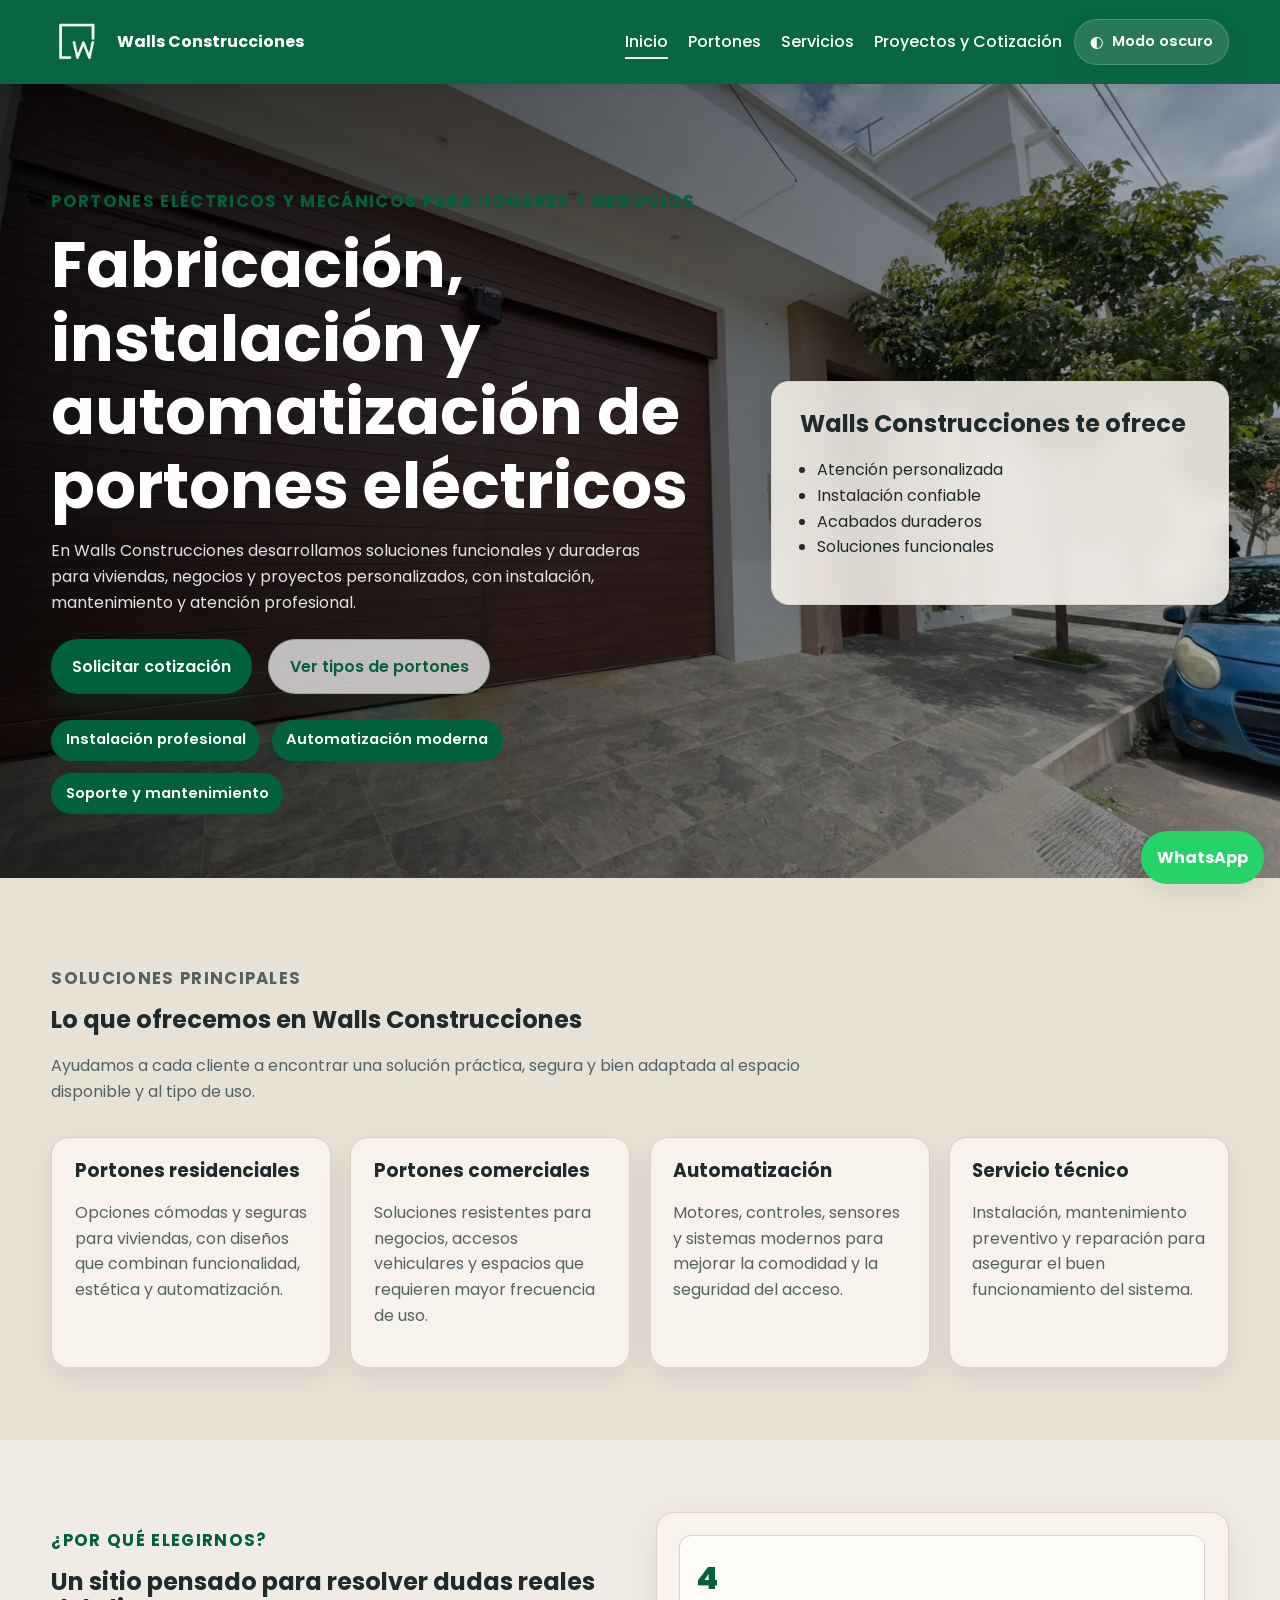
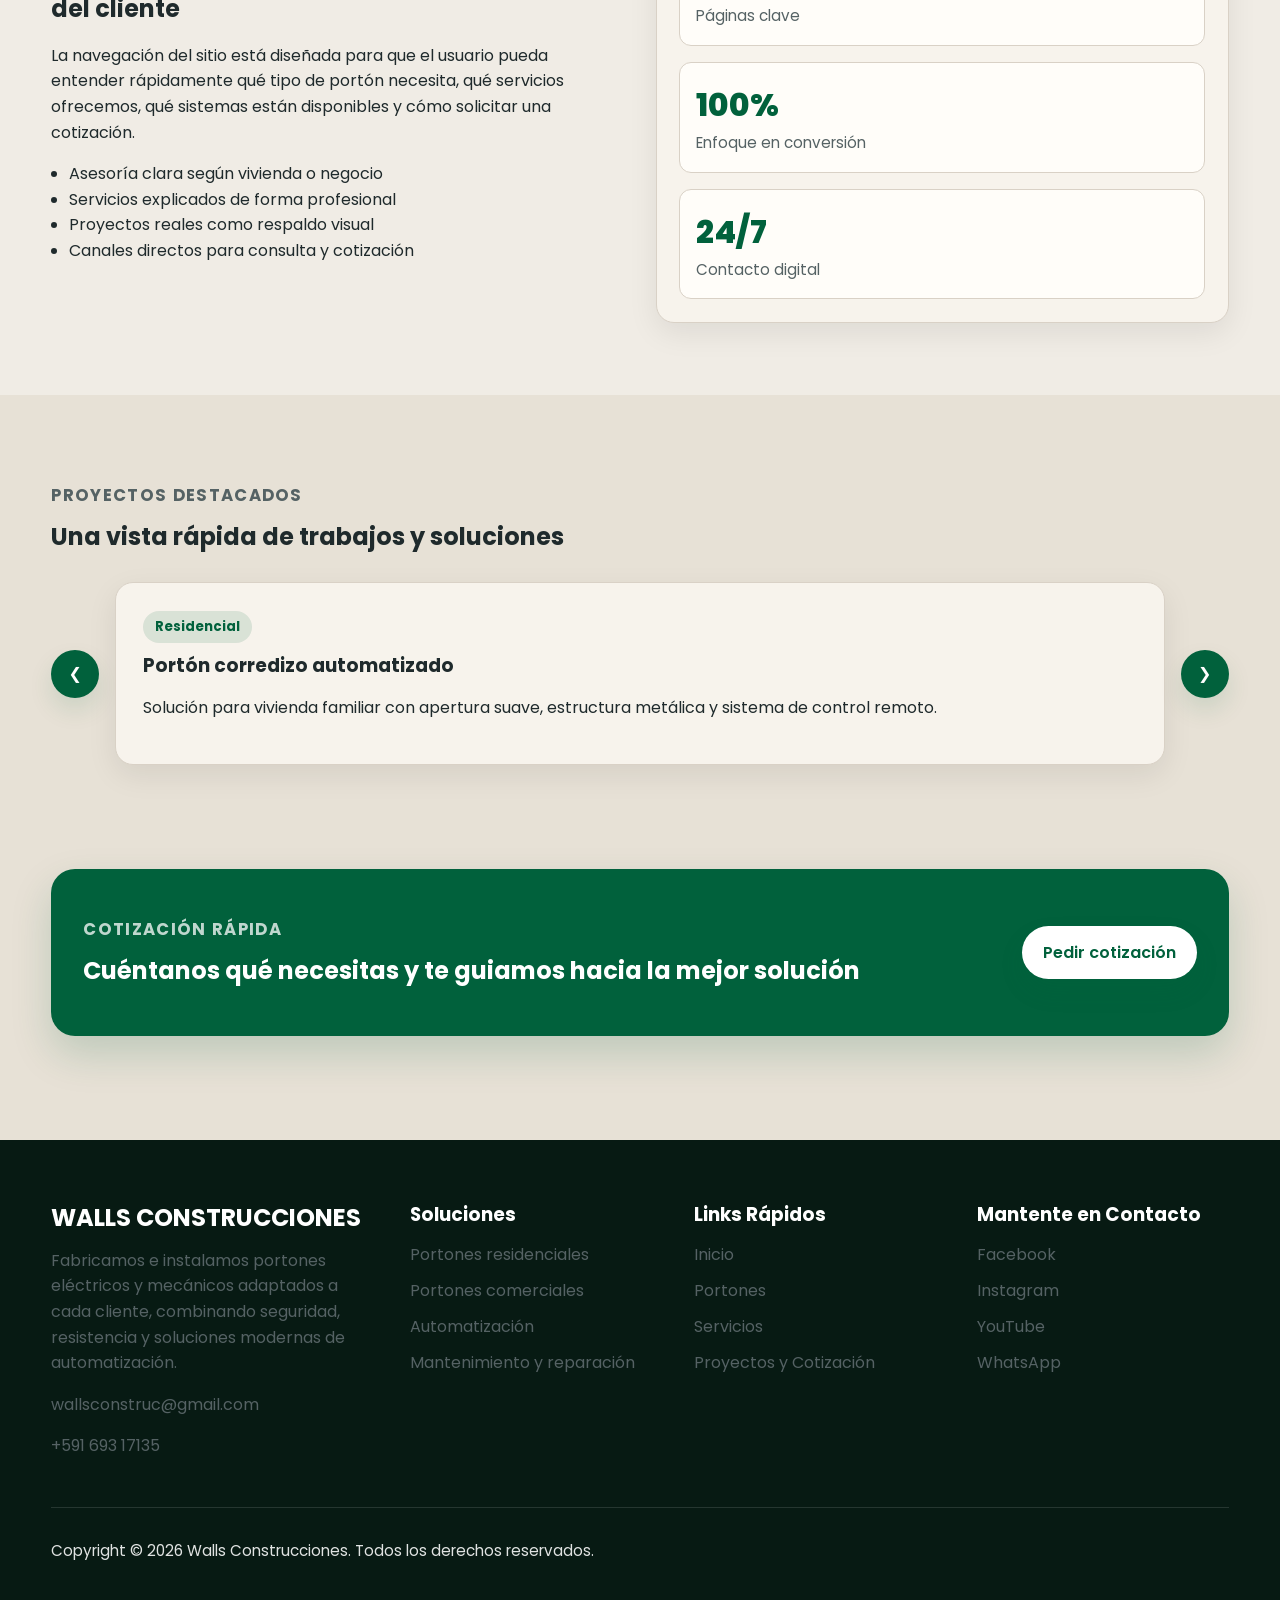
<file: index.html>
<!DOCTYPE html>
<html lang="es">
<head>
  <meta charset="UTF-8" />
  <meta name="viewport" content="width=device-width, initial-scale=1.0" />

  <title>Walls Construcciones | Portones eléctricos y mecánicos</title>
  <meta
    name="description"
    content="Walls Construcciones ofrece portones eléctricos y mecánicos, instalación, mantenimiento, automatización y soluciones personalizadas para viviendas y negocios."
  />
  <meta name="author" content="José Vega" />
  <meta name="theme-color" content="#01613c" />
  <meta name="robots" content="index, follow" />

  <meta property="og:title" content="Walls Construcciones | Portones eléctricos y mecánicos" />
  <meta
    property="og:description"
    content="Soluciones en portones eléctricos y mecánicos para viviendas y negocios. Instalación, reparación, automatización y proyectos personalizados."
  />
  <meta property="og:image" content="images/og-image.jpg" />
  <meta property="og:url" content="https://www.wallsconstrucciones.com/" />
  <meta property="og:image:width" content="1200" />
  <meta property="og:image:height" content="630" />
  <meta property="og:type" content="website" />
  <meta property="og:locale" content="es_BO" />

  <link rel="canonical" href="https://www.wallsconstrucciones.com/" />
  <link rel="icon" href="images/logo.svg" type="image/svg+xml" />
  <link rel="preconnect" href="https://fonts.googleapis.com" />
  <link rel="preconnect" href="https://fonts.gstatic.com" crossorigin />
  <link
    href="https://fonts.googleapis.com/css2?family=Poppins:wght@400;500;600;700;800&display=swap"
    rel="stylesheet"
  />

  <link rel="stylesheet" href="styles/styles.css" />
  <script src="scripts/main.js" defer></script>
</head>
<body>
  <a class="skip-link" href="#main-content">Saltar al contenido</a>

  <header class="site-header">
    <div class="container navbar">
      <a class="logo" href="index.html" aria-label="Ir a inicio">
        <img class="logo-image" src="images/logo-new-removebg-preview.png" alt="Walls Construcciones" />
        <span class="logo-text">Walls Construcciones</span>
      </a>

      <div class="header-actions">
        <nav class="nav" id="primary-navigation">
          <ul class="nav-list">
            <li><a class="active" href="index.html">Inicio</a></li>
            <li><a href="portones.html">Portones</a></li>
            <li><a href="servicios.html">Servicios</a></li>
            <li><a href="proyectos-cotizacion.html">Proyectos y Cotización</a></li>
          </ul>
        </nav>

        <button
          class="theme-toggle"
          type="button"
          aria-label="Cambiar entre modo claro y modo oscuro"
          aria-pressed="false"
        >
          <span class="theme-toggle-icon" aria-hidden="true">◐</span>
          <span class="theme-toggle-text">Modo oscuro</span>
        </button>

        <button
          class="nav-toggle"
          aria-label="Abrir menú"
          aria-expanded="false"
          aria-controls="primary-navigation"
          type="button"
        >
          <span></span>
          <span></span>
          <span></span>
        </button>
      </div>
    </div>
  </header>

  <main id="main-content">
    <section class="hero hero-home">
      <div class="container hero-grid">
        <div class="hero-copy reveal">
          <p class="eyebrow">Portones eléctricos y mecánicos para hogares y negocios</p>
          <h1>Fabricación, instalación y automatización de portones eléctricos</h1>
          <p class="hero-text">
            En Walls Construcciones desarrollamos soluciones funcionales y duraderas
            para viviendas, negocios y proyectos personalizados, con instalación,
            mantenimiento y atención profesional.
          </p>

          <div class="hero-actions">
            <a class="btn btn-primary" href="proyectos-cotizacion.html#cotizacion">Solicitar cotización</a>
            <a class="btn btn-secondary" href="portones.html">Ver tipos de portones</a>
          </div>

          <ul class="hero-badges">
            <li>Instalación profesional</li>
            <li>Automatización moderna</li>
            <li>Soporte y mantenimiento</li>
          </ul>
        </div>

        <div class="hero-card hero-card-highlight reveal">
          <div class="hero-card-inner">
            <h2>Walls Construcciones te ofrece</h2>
            <ul class="feature-list">
              <li>Atención personalizada</li>
              <li>Instalación confiable</li>
              <li>Acabados duraderos</li>
              <li>Soluciones funcionales</li>
            </ul>
          </div>
        </div>
      </div>
    </section>

    <section class="section reveal">
      <div class="container">
        <div class="section-heading">
          <p class="eyebrow">Soluciones principales</p>
          <h2>Lo que ofrecemos en Walls Construcciones</h2>
          <p>
            Ayudamos a cada cliente a encontrar una solución práctica, segura y
            bien adaptada al espacio disponible y al tipo de uso.
          </p>
        </div>

        <div class="cards-grid">
          <article class="info-card">
            <h3>Portones residenciales</h3>
            <p>
              Opciones cómodas y seguras para viviendas, con diseños que combinan
              funcionalidad, estética y automatización.
            </p>
          </article>

          <article class="info-card">
            <h3>Portones comerciales</h3>
            <p>
              Soluciones resistentes para negocios, accesos vehiculares y espacios
              que requieren mayor frecuencia de uso.
            </p>
          </article>

          <article class="info-card">
            <h3>Automatización</h3>
            <p>
              Motores, controles, sensores y sistemas modernos para mejorar la
              comodidad y la seguridad del acceso.
            </p>
          </article>

          <article class="info-card">
            <h3>Servicio técnico</h3>
            <p>
              Instalación, mantenimiento preventivo y reparación para asegurar el
              buen funcionamiento del sistema.
            </p>
          </article>
        </div>
      </div>
    </section>

    <section class="section section-alt reveal">
      <div class="container split-layout">
        <div>
          <p class="eyebrow">¿Por qué elegirnos?</p>
          <h2>Un sitio pensado para resolver dudas reales del cliente</h2>
          <p>
            La navegación del sitio está diseñada para que el usuario pueda entender
            rápidamente qué tipo de portón necesita, qué servicios ofrecemos, qué
            sistemas están disponibles y cómo solicitar una cotización.
          </p>
          <ul class="check-list">
            <li>Asesoría clara según vivienda o negocio</li>
            <li>Servicios explicados de forma profesional</li>
            <li>Proyectos reales como respaldo visual</li>
            <li>Canales directos para consulta y cotización</li>
          </ul>
        </div>

        <div class="stats-card">
          <div class="stat-item">
            <span class="stat-number">4</span>
            <span class="stat-label">Páginas clave</span>
          </div>
          <div class="stat-item">
            <span class="stat-number">100%</span>
            <span class="stat-label">Enfoque en conversión</span>
          </div>
          <div class="stat-item">
            <span class="stat-number">24/7</span>
            <span class="stat-label">Contacto digital</span>
          </div>
        </div>
      </div>
    </section>

    <section class="section reveal">
      <div class="container">
        <div class="section-heading">
          <p class="eyebrow">Proyectos destacados</p>
          <h2>Una vista rápida de trabajos y soluciones</h2>
        </div>

        <div class="slider" data-slider>
          <button class="slider-btn prev" type="button" aria-label="Proyecto anterior">&#10094;</button>

          <div class="slider-track">
            <article class="slide active">
              <span class="project-tag">Residencial</span>
              <h3>Portón corredizo automatizado</h3>
              <p>
                Solución para vivienda familiar con apertura suave, estructura metálica
                y sistema de control remoto.
              </p>
            </article>

            <article class="slide">
              <span class="project-tag">Comercial</span>
              <h3>Acceso reforzado para negocio</h3>
              <p>
                Proyecto orientado a seguridad, resistencia y uso frecuente en ingreso
                vehicular comercial.
              </p>
            </article>

            <article class="slide">
              <span class="project-tag">Personalizado</span>
              <h3>Diseño a medida con acabado moderno</h3>
              <p>
                Integración entre estructura, funcionalidad y estilo para una solución
                adaptada al cliente.
              </p>
            </article>
          </div>

          <button class="slider-btn next" type="button" aria-label="Proyecto siguiente">&#10095;</button>
        </div>
      </div>
    </section>

    <section class="cta-banner reveal">
      <div class="container cta-banner-inner">
        <div>
          <p class="eyebrow">Cotización rápida</p>
          <h2>Cuéntanos qué necesitas y te guiamos hacia la mejor solución</h2>
        </div>
        <a class="btn btn-light" href="proyectos-cotizacion.html#cotizacion">Pedir cotización</a>
      </div>
    </section>
  </main>

  <footer class="site-footer">
    <div class="container footer-grid">
      <div class="footer-brand">
        <h2>WALLS CONSTRUCCIONES</h2>
        <p>
          Fabricamos e instalamos portones eléctricos y mecánicos adaptados a cada
          cliente, combinando seguridad, resistencia y soluciones modernas de automatización.
        </p>
        <p><a href="mailto:wallsconstruc@gmail.com">wallsconstruc@gmail.com</a></p>
        <p><a href="tel:+59169317135">+591 693 17135</a></p>
      </div>

      <div>
        <h3>Soluciones</h3>
        <ul class="footer-links">
          <li><a href="portones.html">Portones residenciales</a></li>
          <li><a href="portones.html">Portones comerciales</a></li>
          <li><a href="servicios.html">Automatización</a></li>
          <li><a href="servicios.html">Mantenimiento y reparación</a></li>
        </ul>
      </div>

      <div>
        <h3>Links Rápidos</h3>
        <ul class="footer-links">
          <li><a href="index.html">Inicio</a></li>
          <li><a href="portones.html">Portones</a></li>
          <li><a href="servicios.html">Servicios</a></li>
          <li><a href="proyectos-cotizacion.html">Proyectos y Cotización</a></li>
        </ul>
      </div>

      <div>
        <h3>Mantente en Contacto</h3>
        <ul class="footer-links">
          <li><a href="https://www.facebook.com/multimetal2?locale=es_LA" target="_blank" rel="noopener">Facebook</a></li>
          <li><a href="https://www.instagram.com/wallsconstrucciones?utm_source=ig_web_button_share_sheet&igsh=ZDNlZDc0MzIxNw==" target="_blank" rel="noopener">Instagram</a></li>
          <li><a href="https://www.youtube.com/" target="_blank" rel="noopener">YouTube</a></li>
          <li><a href="https://wa.me/59169317135" target="_blank" rel="noopener">WhatsApp</a></li>
        </ul>
      </div>
    </div>

    <div class="container footer-bottom">
      <p>Copyright © 2026 Walls Construcciones. Todos los derechos reservados.</p>
    </div>
  </footer>

  <a
    class="whatsapp-float"
    href="https://wa.me/59169317135"
    target="_blank"
    rel="noopener"
    aria-label="Contactar por WhatsApp"
  >
    WhatsApp
  </a>
</body>
</html>
</file>
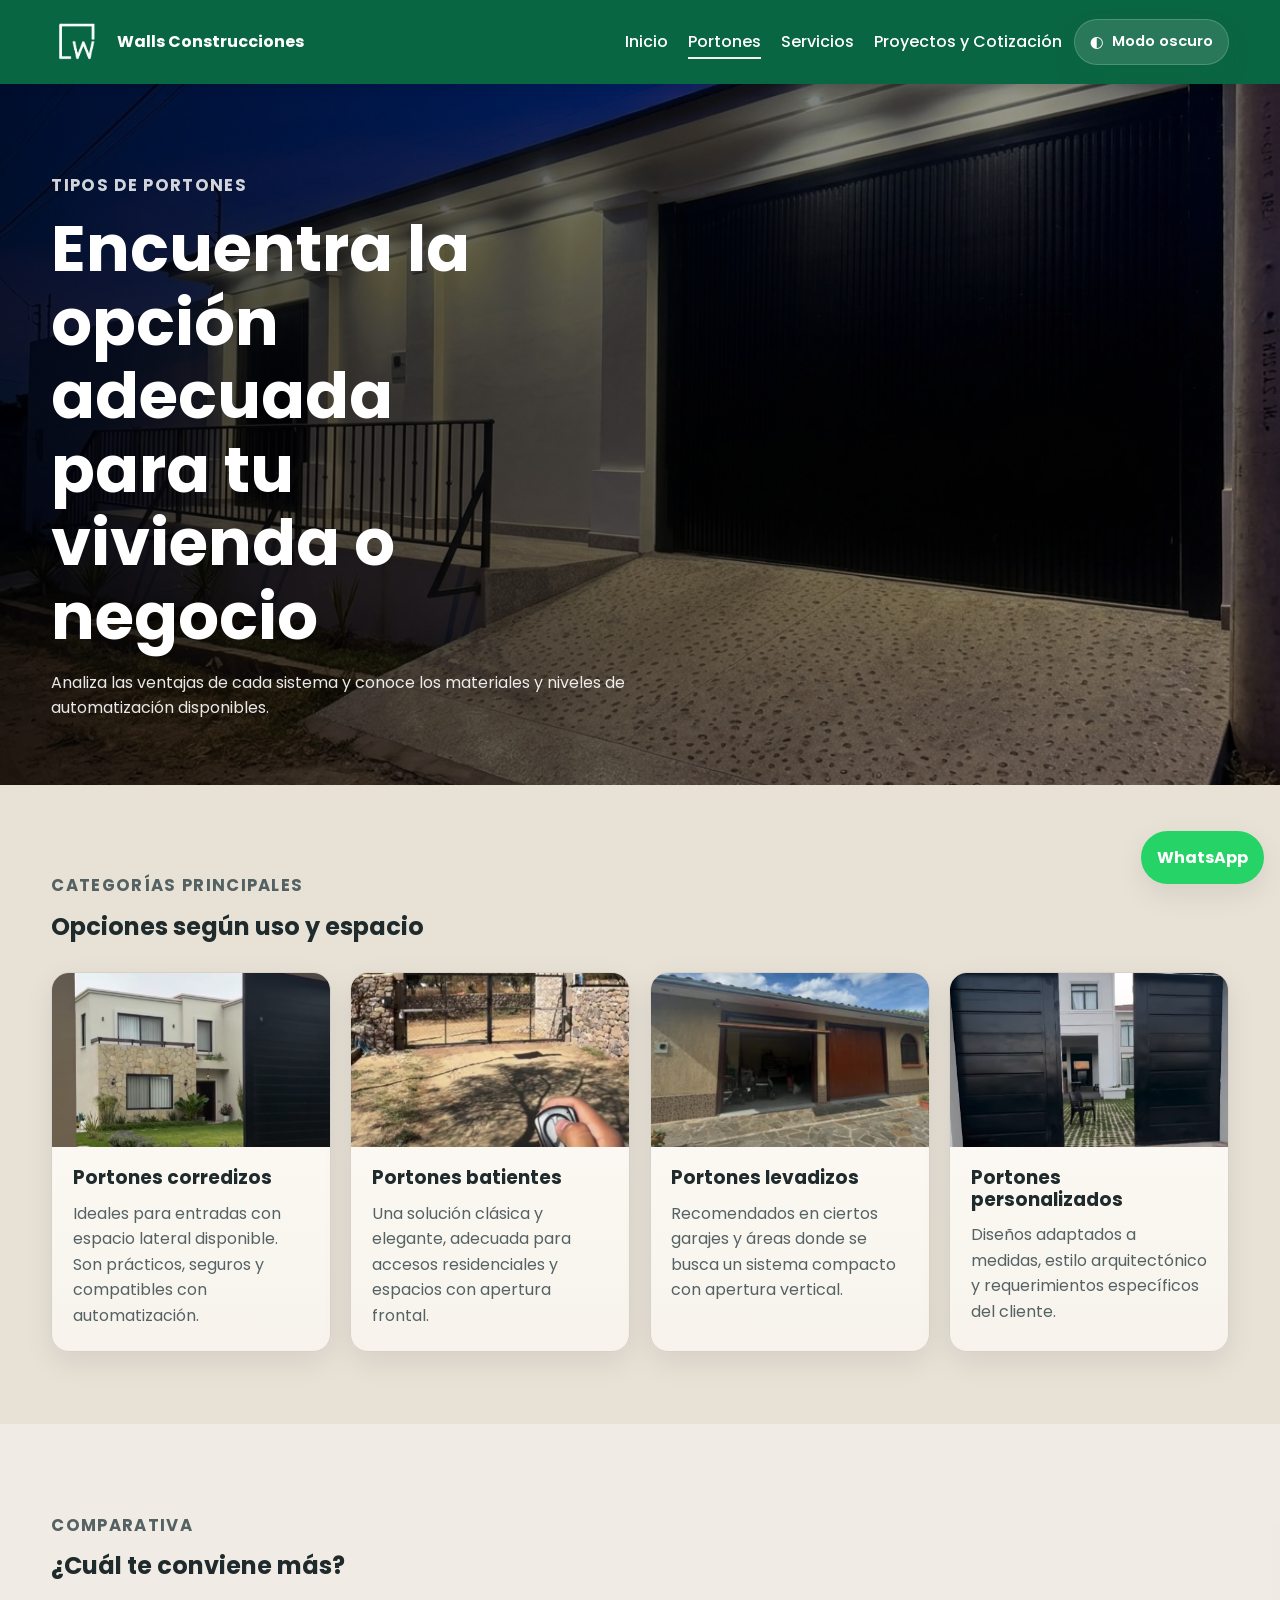
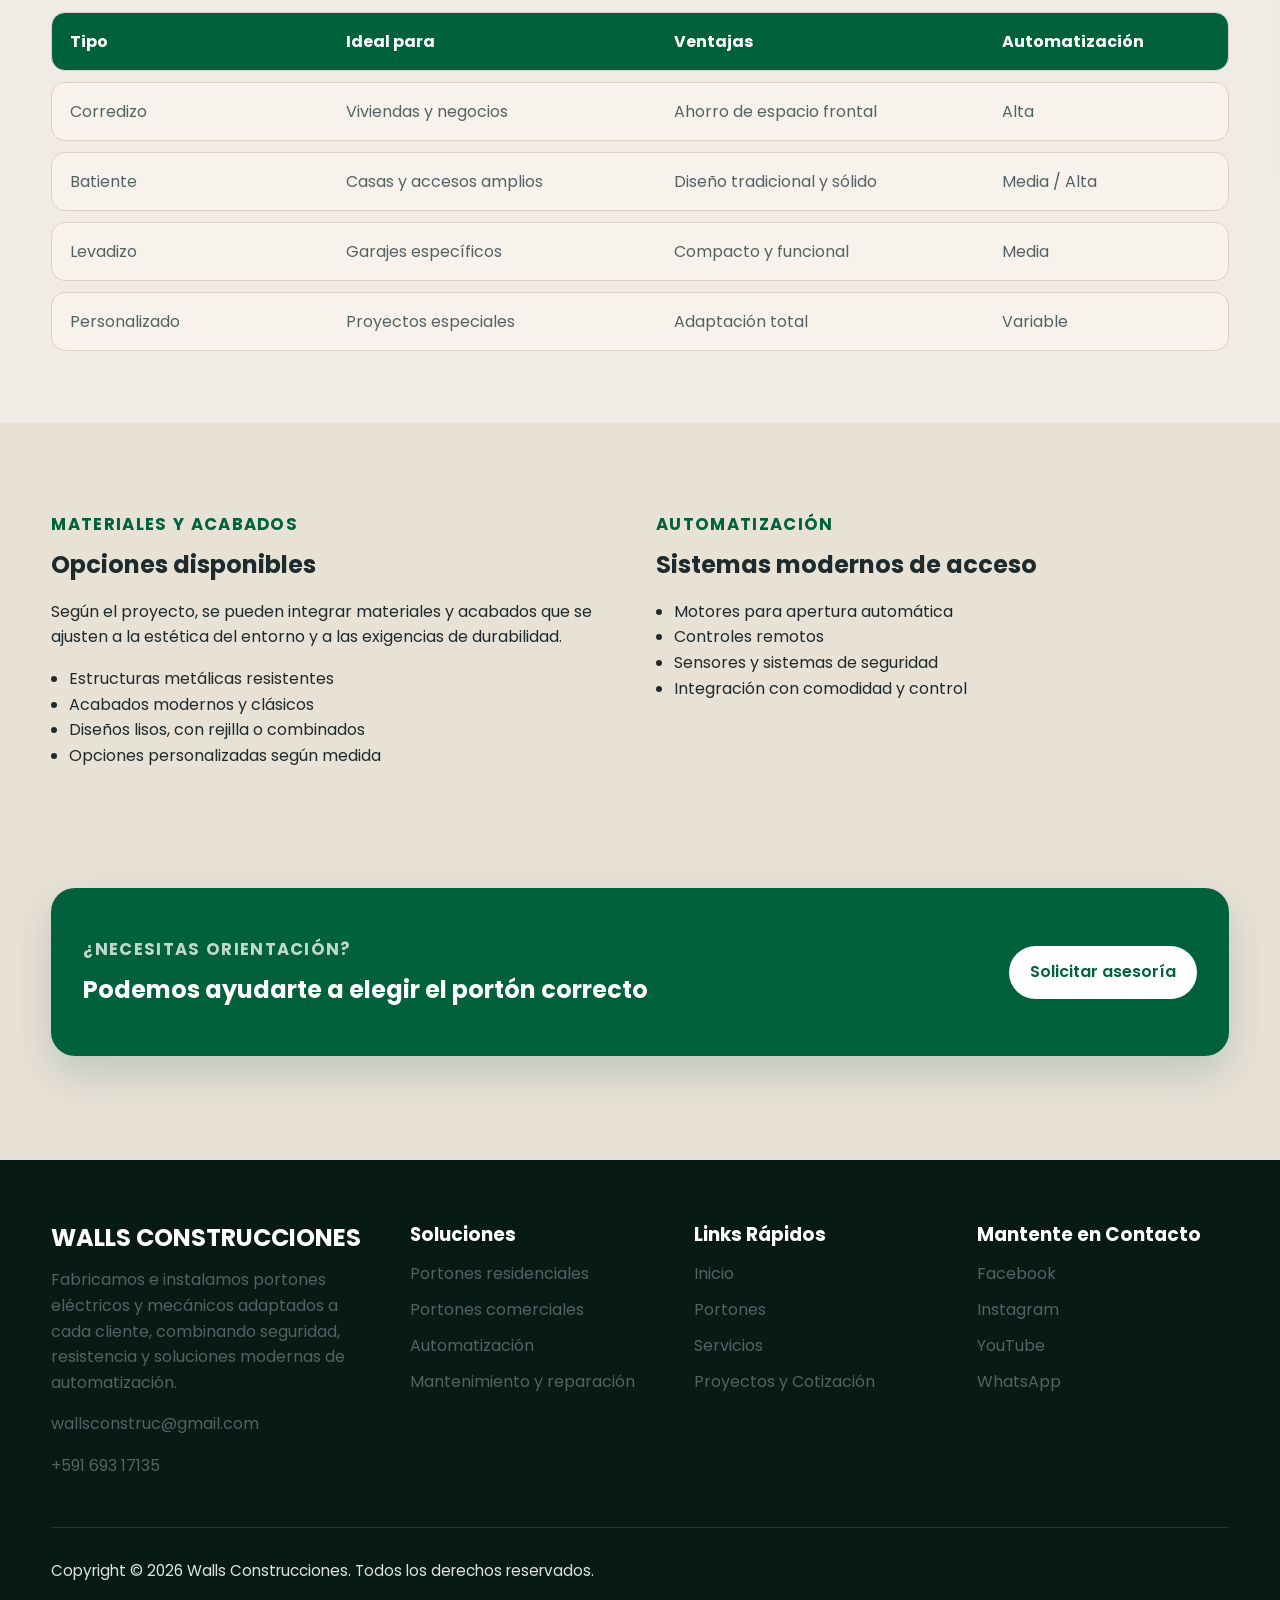
<file: portones.html>
<!DOCTYPE html>
<html lang="es">
<head>
  <meta charset="UTF-8" />
  <meta name="viewport" content="width=device-width, initial-scale=1.0" />

  <title>Portones | Walls Construcciones</title>
  <meta
    name="description"
    content="Conoce los tipos de portones eléctricos y mecánicos de Walls Construcciones, materiales, acabados y opciones de automatización para viviendas y negocios."
  />
  <meta name="author" content="José Vega" />
  <meta name="theme-color" content="#01613c" />
  <meta name="robots" content="index, follow" />

  <meta property="og:title" content="Portones | Walls Construcciones" />
  <meta
    property="og:description"
    content="Explora portones corredizos, batientes, levadizos y soluciones personalizadas con automatización y acabados modernos."
  />
  <meta property="og:image" content="images/og-image.jpg" />
  <meta property="og:url" content="https://www.wallsconstrucciones.com/portones.html" />
  <meta property="og:image:width" content="1200" />
  <meta property="og:image:height" content="630" />
  <meta property="og:type" content="website" />
  <meta property="og:locale" content="es_BO" />

  <link rel="canonical" href="https://www.wallsconstrucciones.com/portones.html" />
  <link rel="icon" href="images/logo.svg" type="image/svg+xml" />
  <link rel="preconnect" href="https://fonts.googleapis.com" />
  <link rel="preconnect" href="https://fonts.gstatic.com" crossorigin />
  <link
    href="https://fonts.googleapis.com/css2?family=Poppins:wght@400;500;600;700;800&display=swap"
    rel="stylesheet"
  />

  <link rel="stylesheet" href="styles/styles.css" />
  <script src="scripts/main.js" defer></script>
</head>
<body>
  <a class="skip-link" href="#main-content">Saltar al contenido</a>

  <header class="site-header">
    <div class="container navbar">
      <a class="logo" href="index.html" aria-label="Ir a inicio">
        <img class="logo-image" src="images/logo-new-removebg-preview.png" alt="Walls Construcciones" />
        <span class="logo-text">Walls Construcciones</span>
      </a>

      <div class="header-actions">
        <nav class="nav" id="primary-navigation">
          <ul class="nav-list">
            <li><a href="index.html">Inicio</a></li>
            <li><a class="active" href="portones.html">Portones</a></li>
            <li><a href="servicios.html">Servicios</a></li>
            <li><a href="proyectos-cotizacion.html">Proyectos y Cotización</a></li>
          </ul>
        </nav>

        <button
          class="theme-toggle"
          type="button"
          aria-label="Cambiar entre modo claro y modo oscuro"
          aria-pressed="false"
        >
          <span class="theme-toggle-icon" aria-hidden="true">◐</span>
          <span class="theme-toggle-text">Modo oscuro</span>
        </button>

        <button
          class="nav-toggle"
          aria-label="Abrir menú"
          aria-expanded="false"
          aria-controls="primary-navigation"
          type="button"
        >
          <span></span>
          <span></span>
          <span></span>
        </button>
      </div>
    </div>
  </header>

  <main id="main-content">
    <section class="page-hero small-hero page-hero-image page-hero-portones">
      <div class="container reveal">
        <p class="eyebrow">Tipos de portones</p>
        <h1>Encuentra la opción adecuada para tu vivienda o negocio</h1>
        <p>
          Analiza las ventajas de cada sistema y conoce los materiales y niveles
          de automatización disponibles.
        </p>
      </div>
    </section>

    <section class="section reveal">
      <div class="container">
        <div class="section-heading">
          <p class="eyebrow">Categorías principales</p>
          <h2>Opciones según uso y espacio</h2>
        </div>

        <div class="cards-grid cards-grid-visual">
          <article class="info-card info-card-image">
            <div class="card-media">
              <img src="images/corredizo.png" alt="Portón corredizo moderno para vivienda o negocio" />
            </div>
            <div class="card-content">
              <h3>Portones corredizos</h3>
              <p>
                Ideales para entradas con espacio lateral disponible. Son prácticos,
                seguros y compatibles con automatización.
              </p>
            </div>
          </article>

          <article class="info-card info-card-image">
            <div class="card-media">
              <img src="images/portones-batientes.png" alt="Portón batiente elegante para acceso residencial" />
            </div>
            <div class="card-content">
              <h3>Portones batientes</h3>
              <p>
                Una solución clásica y elegante, adecuada para accesos residenciales
                y espacios con apertura frontal.
              </p>
            </div>
          </article>

          <article class="info-card info-card-image">
            <div class="card-media">
              <img src="images/mantenimiento.png" alt="Portón levadizo compacto para garaje" />
            </div>
            <div class="card-content">
              <h3>Portones levadizos</h3>
              <p>
                Recomendados en ciertos garajes y áreas donde se busca un sistema
                compacto con apertura vertical.
              </p>
            </div>
          </article>

          <article class="info-card info-card-image">
            <div class="card-media">
              <img src="images/porton-personalizado.png" alt="Portón personalizado con diseño a medida" />
            </div>
            <div class="card-content">
              <h3>Portones personalizados</h3>
              <p>
                Diseños adaptados a medidas, estilo arquitectónico y requerimientos
                específicos del cliente.
              </p>
            </div>
          </article>
        </div>
      </div>
    </section>

    <section class="section section-alt reveal">
      <div class="container">
        <div class="section-heading">
          <p class="eyebrow">Comparativa</p>
          <h2>¿Cuál te conviene más?</h2>
        </div>

        <div class="comparison-table">
          <div class="table-row table-head">
            <div>Tipo</div>
            <div>Ideal para</div>
            <div>Ventajas</div>
            <div>Automatización</div>
          </div>

          <div class="table-row">
            <div>Corredizo</div>
            <div>Viviendas y negocios</div>
            <div>Ahorro de espacio frontal</div>
            <div>Alta</div>
          </div>

          <div class="table-row">
            <div>Batiente</div>
            <div>Casas y accesos amplios</div>
            <div>Diseño tradicional y sólido</div>
            <div>Media / Alta</div>
          </div>

          <div class="table-row">
            <div>Levadizo</div>
            <div>Garajes específicos</div>
            <div>Compacto y funcional</div>
            <div>Media</div>
          </div>

          <div class="table-row">
            <div>Personalizado</div>
            <div>Proyectos especiales</div>
            <div>Adaptación total</div>
            <div>Variable</div>
          </div>
        </div>
      </div>
    </section>

    <section class="section reveal">
      <div class="container split-layout">
        <div>
          <p class="eyebrow">Materiales y acabados</p>
          <h2>Opciones disponibles</h2>
          <p>
            Según el proyecto, se pueden integrar materiales y acabados que se ajusten
            a la estética del entorno y a las exigencias de durabilidad.
          </p>
          <ul class="check-list">
            <li>Estructuras metálicas resistentes</li>
            <li>Acabados modernos y clásicos</li>
            <li>Diseños lisos, con rejilla o combinados</li>
            <li>Opciones personalizadas según medida</li>
          </ul>
        </div>

        <div>
          <p class="eyebrow">Automatización</p>
          <h2>Sistemas modernos de acceso</h2>
          <ul class="check-list">
            <li>Motores para apertura automática</li>
            <li>Controles remotos</li>
            <li>Sensores y sistemas de seguridad</li>
            <li>Integración con comodidad y control</li>
          </ul>
        </div>
      </div>
    </section>

    <section class="cta-banner reveal">
      <div class="container cta-banner-inner">
        <div>
          <p class="eyebrow">¿Necesitas orientación?</p>
          <h2>Podemos ayudarte a elegir el portón correcto</h2>
        </div>
        <a class="btn btn-light" href="proyectos-cotizacion.html#cotizacion">Solicitar asesoría</a>
      </div>
    </section>
  </main>

  <footer class="site-footer">
    <div class="container footer-grid">
      <div class="footer-brand">
        <h2>WALLS CONSTRUCCIONES</h2>
        <p>
          Fabricamos e instalamos portones eléctricos y mecánicos adaptados a cada
          cliente, combinando seguridad, resistencia y soluciones modernas de automatización.
        </p>
        <p><a href="mailto:wallsconstruc@gmail.com">wallsconstruc@gmail.com</a></p>
        <p><a href="tel:+59169317135">+591 693 17135</a></p>
      </div>

      <div>
        <h3>Soluciones</h3>
        <ul class="footer-links">
          <li><a href="portones.html">Portones residenciales</a></li>
          <li><a href="portones.html">Portones comerciales</a></li>
          <li><a href="servicios.html">Automatización</a></li>
          <li><a href="servicios.html">Mantenimiento y reparación</a></li>
        </ul>
      </div>

      <div>
        <h3>Links Rápidos</h3>
        <ul class="footer-links">
          <li><a href="index.html">Inicio</a></li>
          <li><a href="portones.html">Portones</a></li>
          <li><a href="servicios.html">Servicios</a></li>
          <li><a href="proyectos-cotizacion.html">Proyectos y Cotización</a></li>
        </ul>
      </div>

      <div>
        <h3>Mantente en Contacto</h3>
        <ul class="footer-links">
          <li><a href="https://www.facebook.com/multimetal2?locale=es_LA" target="_blank" rel="noopener">Facebook</a></li>
          <li><a href="https://www.instagram.com/wallsconstrucciones?utm_source=ig_web_button_share_sheet&igsh=ZDNlZDc0MzIxNw==" target="_blank" rel="noopener">Instagram</a></li>
          <li><a href="https://www.youtube.com/" target="_blank" rel="noopener">YouTube</a></li>
          <li><a href="https://wa.me/59169317135" target="_blank" rel="noopener">WhatsApp</a></li>
        </ul>
      </div>
    </div>

    <div class="container footer-bottom">
      <p>Copyright © 2026 Walls Construcciones. Todos los derechos reservados.</p>
    </div>
  </footer>

  <a
    class="whatsapp-float"
    href="https://wa.me/59169317135"
    target="_blank"
    rel="noopener"
    aria-label="Contactar por WhatsApp"
  >
    WhatsApp
  </a>
</body>
</html>
</file>
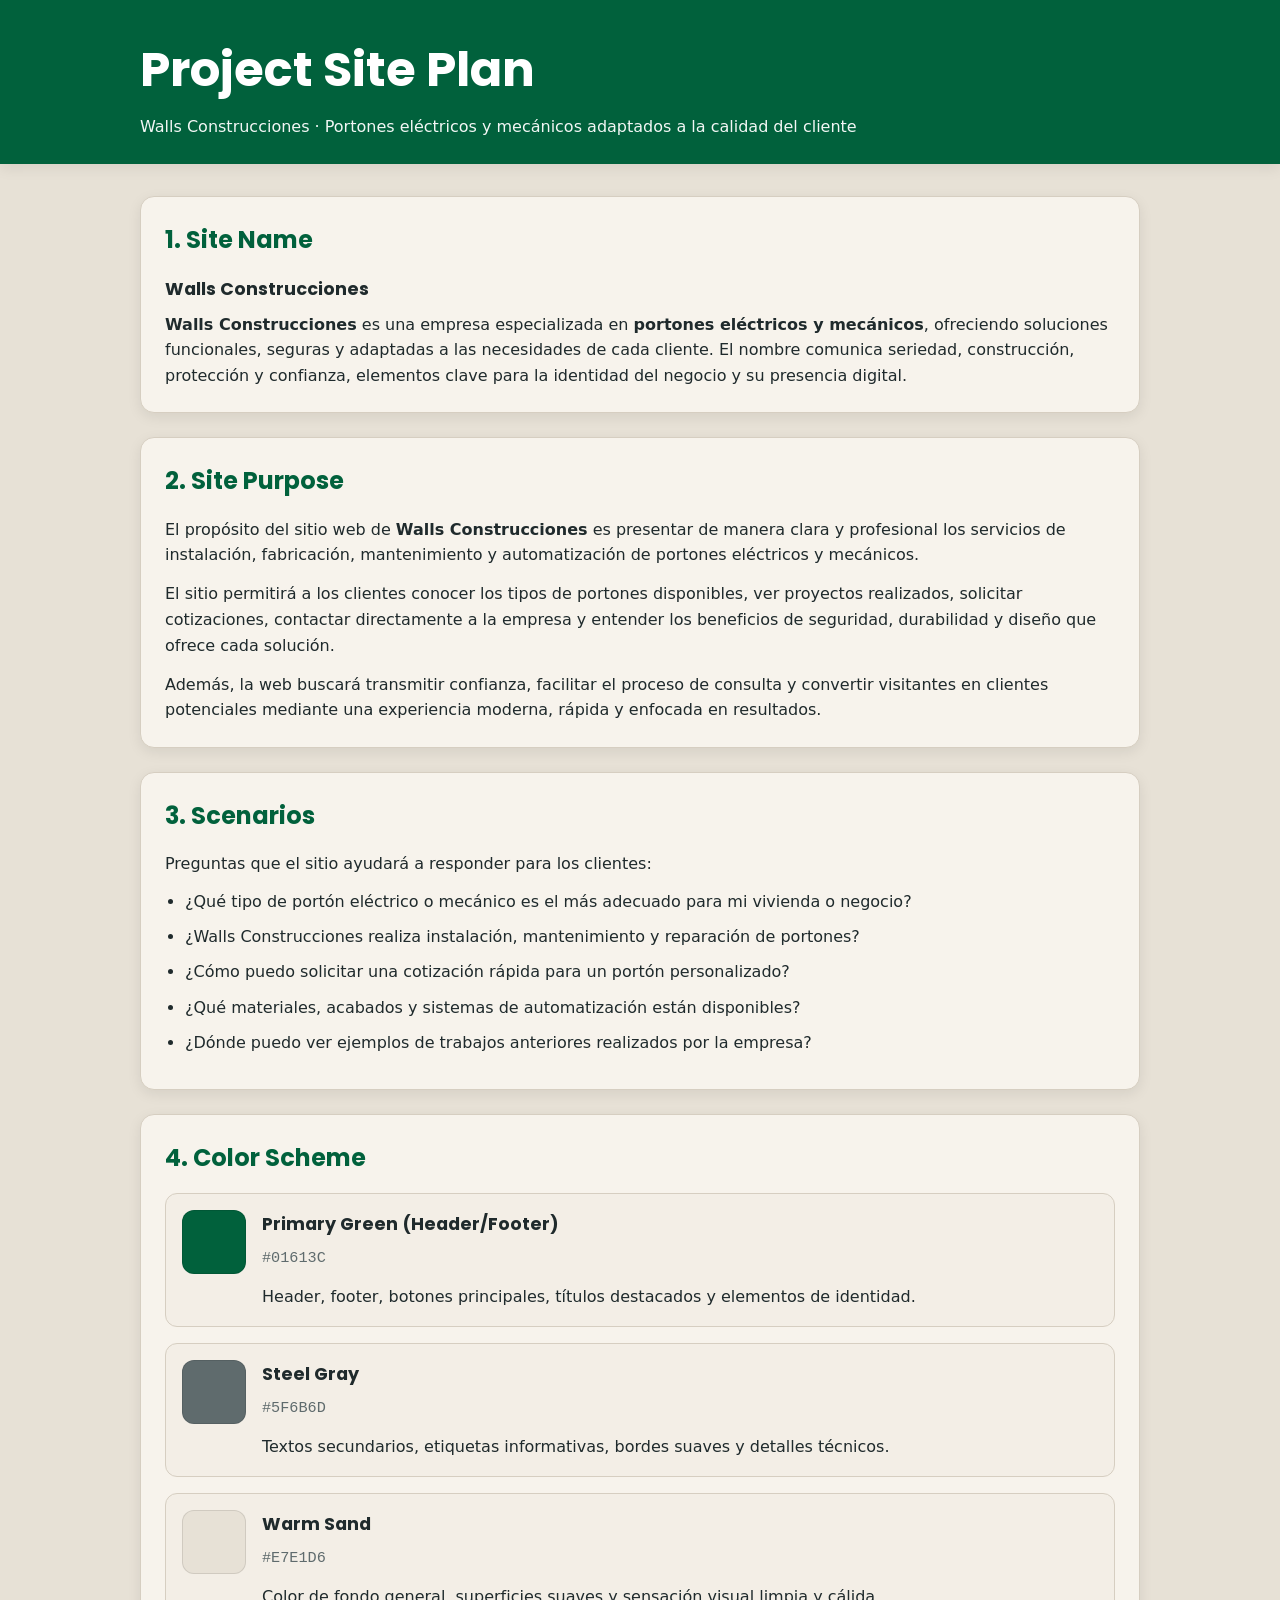
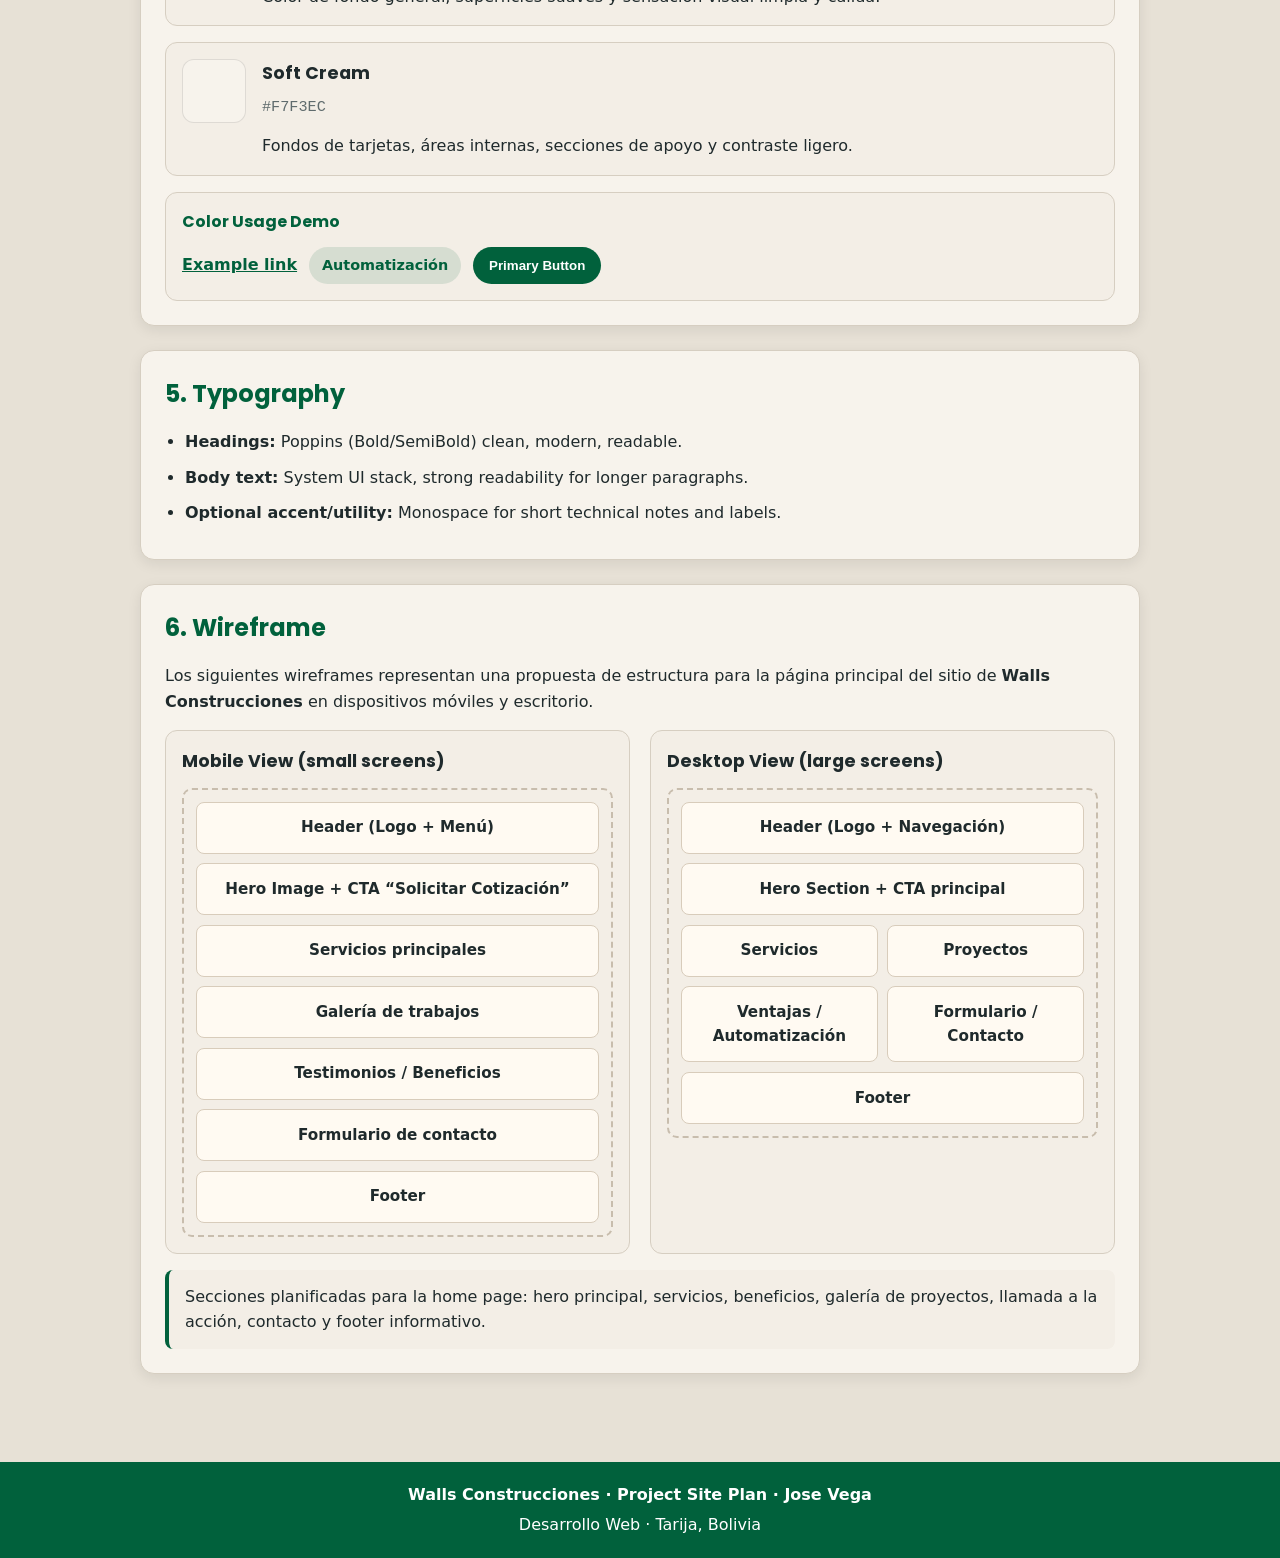
<file: project-site-plan.html>
<!DOCTYPE html>
<html lang="es">
<head>
  <meta charset="UTF-8" />
  <meta name="viewport" content="width=device-width, initial-scale=1.0" />
  <title>Project Site Plan | Walls Construcciones</title>
  <link rel="preconnect" href="https://fonts.googleapis.com" />
  <link rel="preconnect" href="https://fonts.gstatic.com" crossorigin />
  <link
    href="https://fonts.googleapis.com/css2?family=Poppins:wght@600;700&family=Monospace&display=swap"
    rel="stylesheet"
  />
  <link rel="stylesheet" href="styles/project-site-plan.css" />
</head>
<body>
  <header class="site-header">
    <div class="container">
      <h1>Project Site Plan</h1>
      <p>Walls Construcciones · Portones eléctricos y mecánicos adaptados a la calidad del cliente</p>
    </div>
  </header>

  <main class="container main-content">
    <section class="card">
      <h2>1. Site Name</h2>
      <h3>Walls Construcciones</h3>
      <p>
        <strong>Walls Construcciones</strong> es una empresa especializada en
        <strong>portones eléctricos y mecánicos</strong>, ofreciendo soluciones funcionales,
        seguras y adaptadas a las necesidades de cada cliente. El nombre comunica
        seriedad, construcción, protección y confianza, elementos clave para la
        identidad del negocio y su presencia digital.
      </p>
    </section>

    <section class="card">
      <h2>2. Site Purpose</h2>
      <p>
        El propósito del sitio web de <strong>Walls Construcciones</strong> es presentar de
        manera clara y profesional los servicios de instalación, fabricación,
        mantenimiento y automatización de portones eléctricos y mecánicos.
      </p>
      <p>
        El sitio permitirá a los clientes conocer los tipos de portones disponibles,
        ver proyectos realizados, solicitar cotizaciones, contactar directamente a la
        empresa y entender los beneficios de seguridad, durabilidad y diseño que ofrece
        cada solución.
      </p>
      <p>
        Además, la web buscará transmitir confianza, facilitar el proceso de consulta y
        convertir visitantes en clientes potenciales mediante una experiencia moderna,
        rápida y enfocada en resultados.
      </p>
    </section>

    <section class="card">
      <h2>3. Scenarios</h2>
      <p>Preguntas que el sitio ayudará a responder para los clientes:</p>
      <ul>
        <li>¿Qué tipo de portón eléctrico o mecánico es el más adecuado para mi vivienda o negocio?</li>
        <li>¿Walls Construcciones realiza instalación, mantenimiento y reparación de portones?</li>
        <li>¿Cómo puedo solicitar una cotización rápida para un portón personalizado?</li>
        <li>¿Qué materiales, acabados y sistemas de automatización están disponibles?</li>
        <li>¿Dónde puedo ver ejemplos de trabajos anteriores realizados por la empresa?</li>
      </ul>
    </section>

    <section class="card">
      <h2>4. Color Scheme</h2>

      <div class="color-item">
        <div class="color-swatch primary-green"></div>
        <div>
          <h3>Primary Green (Header/Footer)</h3>
          <p class="hex">#01613C</p>
          <p>Header, footer, botones principales, títulos destacados y elementos de identidad.</p>
        </div>
      </div>

      <div class="color-item">
        <div class="color-swatch steel-gray"></div>
        <div>
          <h3>Steel Gray</h3>
          <p class="hex">#5F6B6D</p>
          <p>Textos secundarios, etiquetas informativas, bordes suaves y detalles técnicos.</p>
        </div>
      </div>

      <div class="color-item">
        <div class="color-swatch warm-sand"></div>
        <div>
          <h3>Warm Sand</h3>
          <p class="hex">#E7E1D6</p>
          <p>Color de fondo general, superficies suaves y sensación visual limpia y cálida.</p>
        </div>
      </div>

      <div class="color-item">
        <div class="color-swatch soft-cream"></div>
        <div>
          <h3>Soft Cream</h3>
          <p class="hex">#F7F3EC</p>
          <p>Fondos de tarjetas, áreas internas, secciones de apoyo y contraste ligero.</p>
        </div>
      </div>

      <div class="demo-box">
        <h4>Color Usage Demo</h4>
        <div class="demo-elements">
          <a href="#" class="demo-link">Example link</a>
          <span class="demo-tag">Automatización</span>
          <button class="demo-button">Primary Button</button>
        </div>
      </div>
    </section>

    <section class="card">
      <h2>5. Typography</h2>
      <ul>
        <li><strong>Headings:</strong> Poppins (Bold/SemiBold) clean, modern, readable.</li>
        <li><strong>Body text:</strong> System UI stack, strong readability for longer paragraphs.</li>
        <li><strong>Optional accent/utility:</strong> Monospace for short technical notes and labels.</li>
      </ul>
    </section>

    <section class="card">
      <h2>6. Wireframe</h2>
      <p>
        Los siguientes wireframes representan una propuesta de estructura para la página
        principal del sitio de <strong>Walls Construcciones</strong> en dispositivos móviles y escritorio.
      </p>

      <div class="wireframe-grid">
        <div class="wireframe-box">
          <h3>Mobile View (small screens)</h3>
          <div class="wireframe-layout">
            <div class="wf-block">Header (Logo + Menú)</div>
            <div class="wf-block">Hero Image + CTA “Solicitar Cotización”</div>
            <div class="wf-block">Servicios principales</div>
            <div class="wf-block">Galería de trabajos</div>
            <div class="wf-block">Testimonios / Beneficios</div>
            <div class="wf-block">Formulario de contacto</div>
            <div class="wf-block">Footer</div>
          </div>
        </div>

        <div class="wireframe-box">
          <h3>Desktop View (large screens)</h3>
          <div class="wireframe-layout desktop-layout">
            <div class="wf-block wf-wide">Header (Logo + Navegación)</div>
            <div class="wf-block wf-wide">Hero Section + CTA principal</div>
            <div class="wf-block">Servicios</div>
            <div class="wf-block">Proyectos</div>
            <div class="wf-block">Ventajas / Automatización</div>
            <div class="wf-block">Formulario / Contacto</div>
            <div class="wf-block wf-wide">Footer</div>
          </div>
        </div>
      </div>

      <p class="note">
        Secciones planificadas para la home page: hero principal, servicios,
        beneficios, galería de proyectos, llamada a la acción, contacto y footer informativo.
      </p>
    </section>
  </main>

  <footer class="site-footer">
    <div class="container">
      <p><strong>Walls Construcciones · Project Site Plan · Jose Vega</strong></p>
      <p>Desarrollo Web · Tarija, Bolivia</p>
    </div>
  </footer>
</body>
</html>
</file>
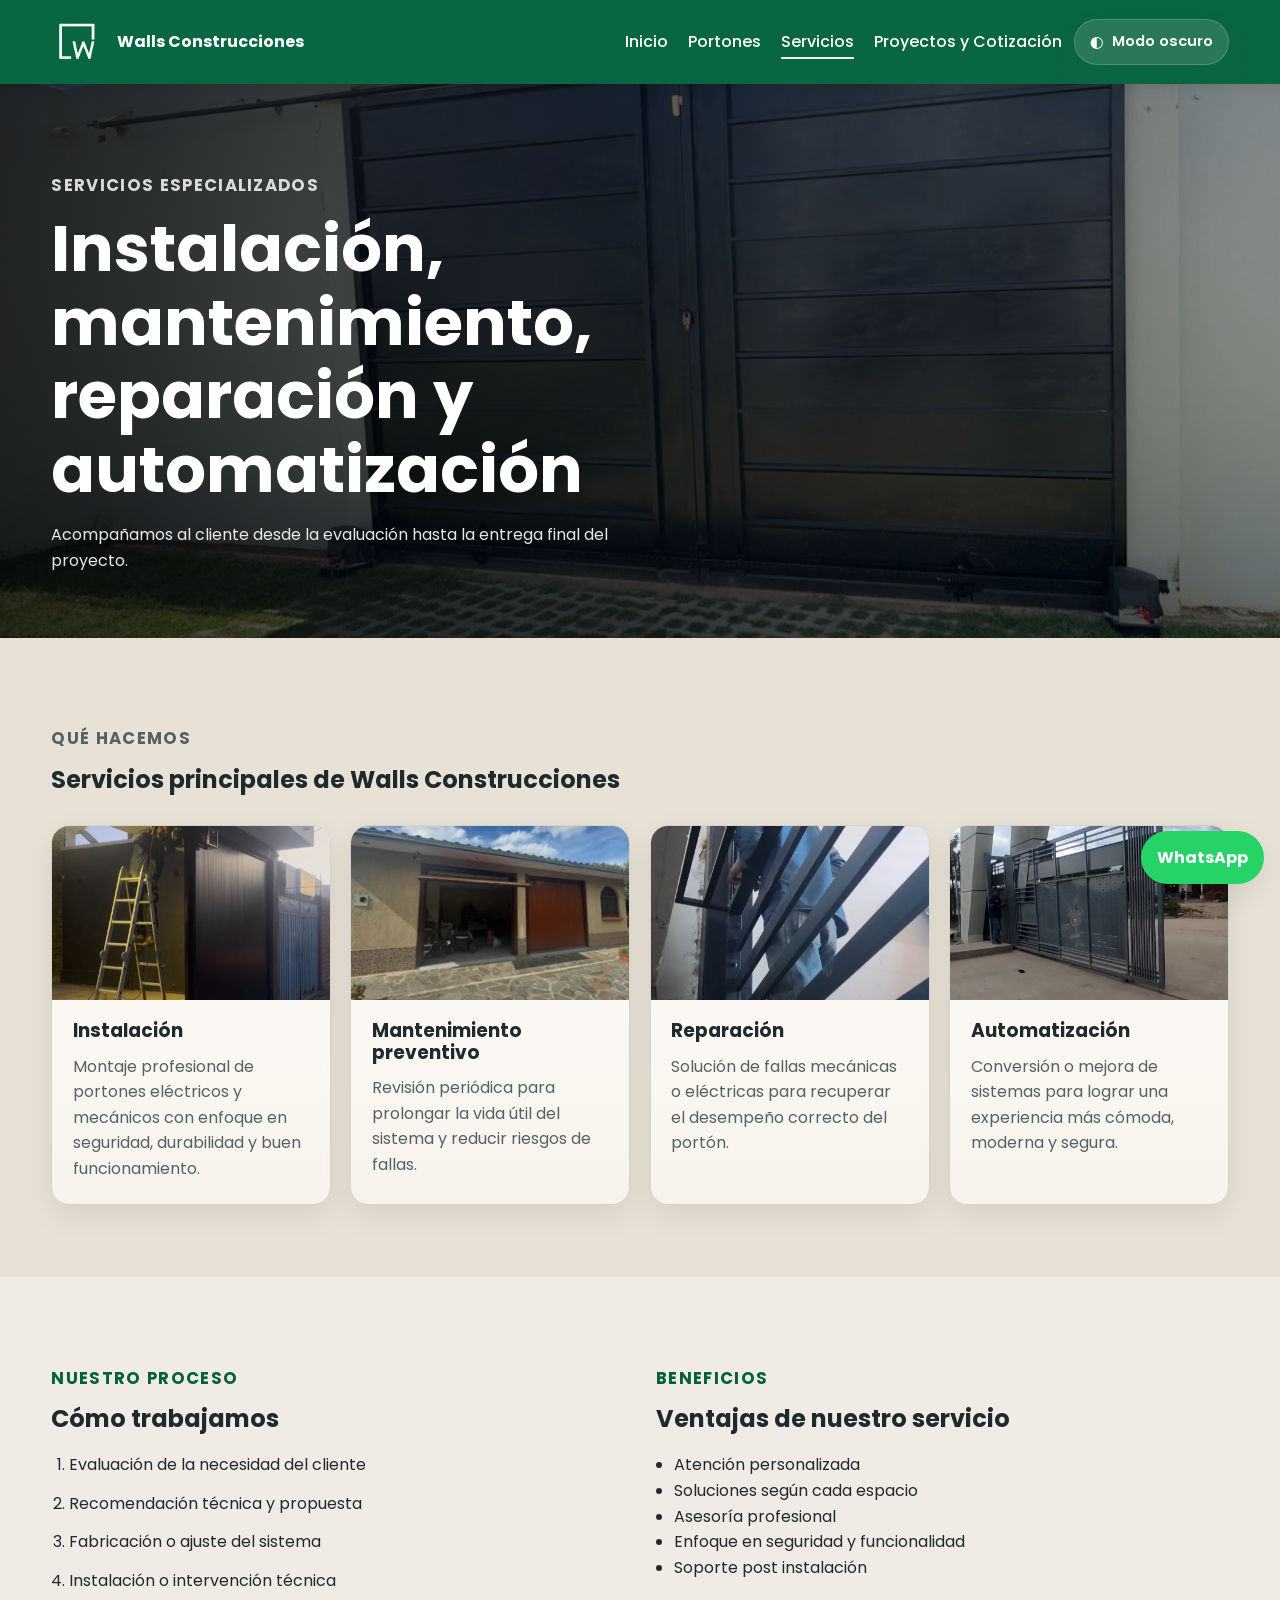
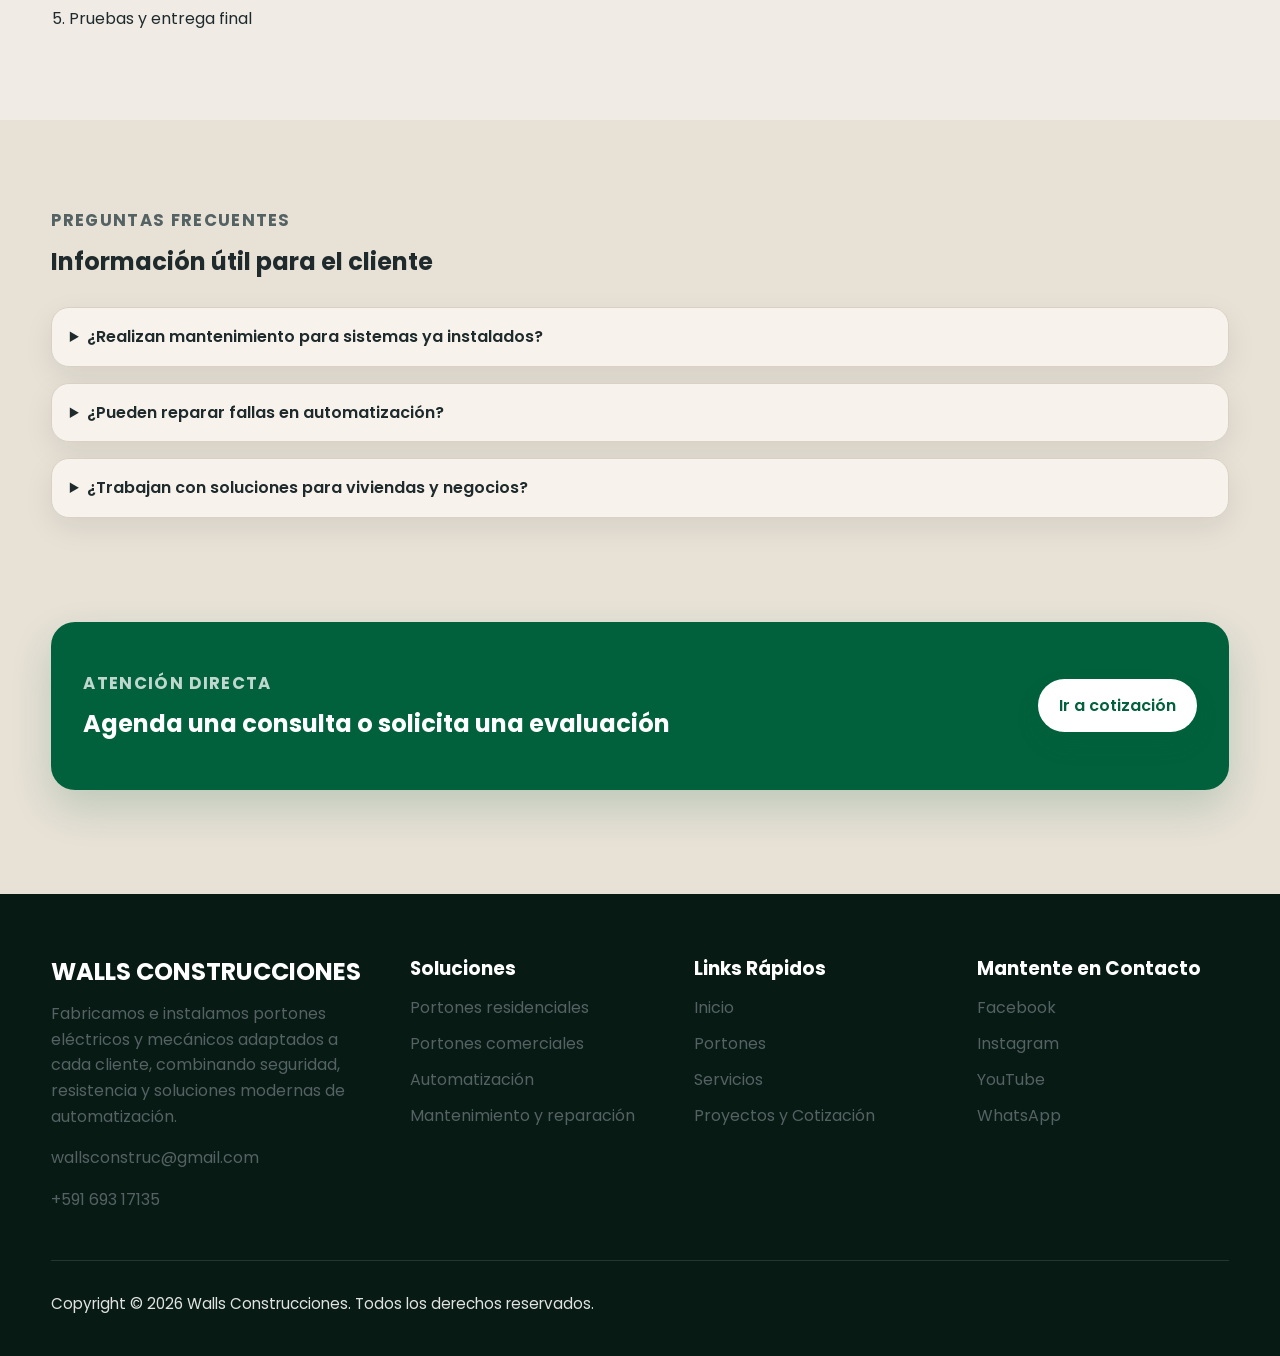
<file: servicios.html>
<!DOCTYPE html>
<html lang="es">
<head>
  <meta charset="UTF-8" />
  <meta name="viewport" content="width=device-width, initial-scale=1.0" />

  <title>Servicios | Walls Construcciones</title>
  <meta
    name="description"
    content="Walls Construcciones ofrece instalación, mantenimiento, reparación y automatización de portones eléctricos y mecánicos para viviendas y negocios."
  />
  <meta name="author" content="José Vega" />
  <meta name="theme-color" content="#01613c" />
  <meta name="robots" content="index, follow" />

  <meta property="og:title" content="Servicios | Walls Construcciones" />
  <meta
    property="og:description"
    content="Instalación, mantenimiento preventivo, reparación y automatización de portones eléctricos y mecánicos con atención profesional."
  />
  <meta property="og:image" content="images/og-image.jpg" />
  <meta property="og:url" content="https://www.wallsconstrucciones.com/servicios.html" />
  <meta property="og:image:width" content="1200" />
  <meta property="og:image:height" content="630" />
  <meta property="og:type" content="website" />
  <meta property="og:locale" content="es_BO" />

  <link rel="canonical" href="https://www.wallsconstrucciones.com/servicios.html" />
  <link rel="icon" href="images/logo.svg" type="image/svg+xml" />
  <link rel="preconnect" href="https://fonts.googleapis.com" />
  <link rel="preconnect" href="https://fonts.gstatic.com" crossorigin />
  <link
    href="https://fonts.googleapis.com/css2?family=Poppins:wght@400;500;600;700;800&display=swap"
    rel="stylesheet"
  />

  <link rel="stylesheet" href="styles/styles.css" />
  <script src="scripts/main.js" defer></script>
</head>
<body>
  <a class="skip-link" href="#main-content">Saltar al contenido</a>

  <header class="site-header">
    <div class="container navbar">
      <a class="logo" href="index.html" aria-label="Ir a inicio">
        <img class="logo-image" src="images/logo-new-removebg-preview.png" alt="Walls Construcciones" />
        <span class="logo-text">Walls Construcciones</span>
      </a>

      <div class="header-actions">
        <nav class="nav" id="primary-navigation">
          <ul class="nav-list">
            <li><a href="index.html">Inicio</a></li>
            <li><a href="portones.html">Portones</a></li>
            <li><a class="active" href="servicios.html">Servicios</a></li>
            <li><a href="proyectos-cotizacion.html">Proyectos y Cotización</a></li>
          </ul>
        </nav>

        <button
          class="theme-toggle"
          type="button"
          aria-label="Cambiar entre modo claro y modo oscuro"
          aria-pressed="false"
        >
          <span class="theme-toggle-icon" aria-hidden="true">◐</span>
          <span class="theme-toggle-text">Modo oscuro</span>
        </button>

        <button
          class="nav-toggle"
          aria-label="Abrir menú"
          aria-expanded="false"
          aria-controls="primary-navigation"
          type="button"
        >
          <span></span>
          <span></span>
          <span></span>
        </button>
      </div>
    </div>
  </header>

  <main id="main-content">
    <section class="page-hero small-hero page-hero-image page-hero-servicios">
      <div class="container reveal">
        <p class="eyebrow">Servicios especializados</p>
        <h1>Instalación, mantenimiento, reparación y automatización</h1>
        <p>
          Acompañamos al cliente desde la evaluación hasta la entrega final del proyecto.
        </p>
      </div>
    </section>

    <section class="section reveal">
      <div class="container">
        <div class="section-heading">
          <p class="eyebrow">Qué hacemos</p>
          <h2>Servicios principales de Walls Construcciones</h2>
        </div>

        <div class="cards-grid cards-grid-visual">
          <article class="info-card info-card-image service-card">
            <div class="card-media">
              <img src="images/acceso-reforzado.png" alt="Instalación profesional de portones eléctricos y mecánicos" />
            </div>
            <div class="card-content">
              <h3>Instalación</h3>
              <p>
                Montaje profesional de portones eléctricos y mecánicos con enfoque en
                seguridad, durabilidad y buen funcionamiento.
              </p>
            </div>
          </article>

          <article class="info-card info-card-image service-card">
            <div class="card-media">
              <img src="images/mantenimiento.png" alt="Mantenimiento preventivo para sistemas de portones" />
            </div>
            <div class="card-content">
              <h3>Mantenimiento preventivo</h3>
              <p>
                Revisión periódica para prolongar la vida útil del sistema y reducir
                riesgos de fallas.
              </p>
            </div>
          </article>

          <article class="info-card info-card-image service-card">
            <div class="card-media">
              <img src="images/reparacion.png" alt="Reparación técnica de portones y automatización" />
            </div>
            <div class="card-content">
              <h3>Reparación</h3>
              <p>
                Solución de fallas mecánicas o eléctricas para recuperar el desempeño
                correcto del portón.
              </p>
            </div>
          </article>

          <article class="info-card info-card-image service-card">
            <div class="card-media">
              <img src="images/automatizacion.png" alt="Automatización moderna para portones de acceso" />
            </div>
            <div class="card-content">
              <h3>Automatización</h3>
              <p>
                Conversión o mejora de sistemas para lograr una experiencia más cómoda,
                moderna y segura.
              </p>
            </div>
          </article>
        </div>
      </div>
    </section>

    <section class="section section-alt reveal">
      <div class="container split-layout">
        <div>
          <p class="eyebrow">Nuestro proceso</p>
          <h2>Cómo trabajamos</h2>
          <ol class="process-list">
            <li>Evaluación de la necesidad del cliente</li>
            <li>Recomendación técnica y propuesta</li>
            <li>Fabricación o ajuste del sistema</li>
            <li>Instalación o intervención técnica</li>
            <li>Pruebas y entrega final</li>
          </ol>
        </div>

        <div>
          <p class="eyebrow">Beneficios</p>
          <h2>Ventajas de nuestro servicio</h2>
          <ul class="check-list">
            <li>Atención personalizada</li>
            <li>Soluciones según cada espacio</li>
            <li>Asesoría profesional</li>
            <li>Enfoque en seguridad y funcionalidad</li>
            <li>Soporte post instalación</li>
          </ul>
        </div>
      </div>
    </section>

    <section class="section reveal">
      <div class="container">
        <div class="section-heading">
          <p class="eyebrow">Preguntas frecuentes</p>
          <h2>Información útil para el cliente</h2>
        </div>

        <div class="faq-list">
          <details class="faq-item">
            <summary>¿Realizan mantenimiento para sistemas ya instalados?</summary>
            <p>Sí, se puede brindar revisión, ajuste y mantenimiento según el estado del sistema existente.</p>
          </details>

          <details class="faq-item">
            <summary>¿Pueden reparar fallas en automatización?</summary>
            <p>Sí, evaluamos el funcionamiento del sistema y proponemos la mejor solución técnica disponible.</p>
          </details>

          <details class="faq-item">
            <summary>¿Trabajan con soluciones para viviendas y negocios?</summary>
            <p>Sí, ofrecemos alternativas adaptadas al uso residencial, comercial y a proyectos especiales.</p>
          </details>
        </div>
      </div>
    </section>

    <section class="cta-banner reveal">
      <div class="container cta-banner-inner">
        <div>
          <p class="eyebrow">Atención directa</p>
          <h2>Agenda una consulta o solicita una evaluación</h2>
        </div>
        <a class="btn btn-light" href="proyectos-cotizacion.html#cotizacion">Ir a cotización</a>
      </div>
    </section>
  </main>

  <footer class="site-footer">
    <div class="container footer-grid">
      <div class="footer-brand">
        <h2>WALLS CONSTRUCCIONES</h2>
        <p>
          Fabricamos e instalamos portones eléctricos y mecánicos adaptados a cada
          cliente, combinando seguridad, resistencia y soluciones modernas de automatización.
        </p>
        <p><a href="mailto:wallsconstruc@gmail.com">wallsconstruc@gmail.com</a></p>
        <p><a href="tel:+59169317135">+591 693 17135</a></p>
      </div>

      <div>
        <h3>Soluciones</h3>
        <ul class="footer-links">
          <li><a href="portones.html">Portones residenciales</a></li>
          <li><a href="portones.html">Portones comerciales</a></li>
          <li><a href="servicios.html">Automatización</a></li>
          <li><a href="servicios.html">Mantenimiento y reparación</a></li>
        </ul>
      </div>

      <div>
        <h3>Links Rápidos</h3>
        <ul class="footer-links">
          <li><a href="index.html">Inicio</a></li>
          <li><a href="portones.html">Portones</a></li>
          <li><a href="servicios.html">Servicios</a></li>
          <li><a href="proyectos-cotizacion.html">Proyectos y Cotización</a></li>
        </ul>
      </div>

      <div>
        <h3>Mantente en Contacto</h3>
        <ul class="footer-links">
          <li><a href="https://www.facebook.com/multimetal2?locale=es_LA" target="_blank" rel="noopener">Facebook</a></li>
          <li><a href="https://www.instagram.com/wallsconstrucciones?utm_source=ig_web_button_share_sheet&igsh=ZDNlZDc0MzIxNw==" target="_blank" rel="noopener">Instagram</a></li>
          <li><a href="https://www.youtube.com/" target="_blank" rel="noopener">YouTube</a></li>
          <li><a href="https://wa.me/59169317135" target="_blank" rel="noopener">WhatsApp</a></li>
        </ul>
      </div>
    </div>

    <div class="container footer-bottom">
      <p>Copyright © 2026 Walls Construcciones. Todos los derechos reservados.</p>
    </div>
  </footer>

  <a
    class="whatsapp-float"
    href="https://wa.me/59169317135"
    target="_blank"
    rel="noopener"
    aria-label="Contactar por WhatsApp"
  >
    WhatsApp
  </a>
</body>
</html>
</file>
<file: styles/styles.css>
:root {
  --primary: #01613c;
  --primary-dark: #01422a;
  --primary-light: #0b7d50;
  --warm-sand: #e7e1d6;
  --soft-cream: #f7f3ec;
  --steel-gray: #5f6b6d;
  --text-dark: #1f2a2c;
  --text-soft: #556264;
  --white: #ffffff;
  --border: #d9d1c6;
  --shadow: 0 10px 30px rgba(0, 0, 0, 0.08);
  --shadow-lg: 0 18px 40px rgba(0, 0, 0, 0.12);
  --radius: 18px;
  --radius-sm: 12px;
  --transition: 0.25s ease;
  --max-width: 1180px;

  --body-bg: var(--warm-sand);
  --surface: var(--soft-cream);
  --surface-alt: rgba(255, 255, 255, 0.35);
  --surface-soft: #fffdf9;
  --tag-bg: rgba(1, 97, 60, 0.12);
  --badge-bg: rgba(1, 97, 60, 0.1);
  --header-bg: rgba(1, 97, 60, 0.96);
  --footer-bg: #071a13;
  --footer-text: rgba(255, 255, 255, 0.88);
  --input-bg: #fffdf9;
  --hero-overlay-1: rgba(247, 243, 236, 0.94);
  --hero-overlay-2: rgba(247, 243, 236, 0.84);
  --hero-overlay-3: rgba(247, 243, 236, 0.6);
}

html[data-theme="dark"] {
  --warm-sand: #111a17;
  --soft-cream: #17231f;
  --steel-gray: #98a7a2;
  --text-dark: #eef3f1;
  --text-soft: #b5c1bd;
  --border: #2a3a35;
  --shadow: 0 10px 30px rgba(0, 0, 0, 0.3);
  --shadow-lg: 0 18px 40px rgba(0, 0, 0, 0.38);

  --body-bg: var(--warm-sand);
  --surface: #1a2723;
  --surface-alt: rgba(255, 255, 255, 0.03);
  --surface-soft: #21312c;
  --tag-bg: rgba(11, 125, 80, 0.2);
  --badge-bg: rgba(11, 125, 80, 0.18);
  --header-bg: rgba(7, 26, 19, 0.96);
  --footer-bg: #040d0a;
  --footer-text: rgba(255, 255, 255, 0.84);
  --input-bg: #13201c;
  --hero-overlay-1: rgba(12, 20, 18, 0.88);
  --hero-overlay-2: rgba(12, 20, 18, 0.72);
  --hero-overlay-3: rgba(12, 20, 18, 0.42);
}

*,
*::before,
*::after {
  box-sizing: border-box;
}

html {
  scroll-behavior: smooth;
}

body {
  margin: 0;
  font-family: "Poppins", system-ui, -apple-system, BlinkMacSystemFont, "Segoe UI", sans-serif;
  color: var(--text-dark);
  background: var(--body-bg);
  line-height: 1.6;
  transition: background-color 0.25s ease, color 0.25s ease;
}

img {
  max-width: 100%;
  display: block;
}

a {
  color: inherit;
  text-decoration: none;
}

button,
input,
select,
textarea {
  font: inherit;
}

.container {
  width: min(var(--max-width), 92%);
  margin-inline: auto;
}

.skip-link {
  position: absolute;
  left: -9999px;
  top: 0;
  background: var(--primary);
  color: var(--white);
  padding: 0.75rem 1rem;
  z-index: 1000;
  border-radius: 12px;
}

.skip-link:focus {
  left: 1rem;
  top: 1rem;
}

.site-header {
  position: sticky;
  top: 0;
  z-index: 100;
  background: var(--header-bg);
  backdrop-filter: blur(10px);
  box-shadow: 0 2px 12px rgba(0, 0, 0, 0.08);
}

.navbar {
  min-height: 84px;
  display: flex;
  align-items: center;
  justify-content: space-between;
  gap: 1.25rem;
  position: relative;
}

.logo {
  display: flex;
  align-items: center;
  gap: 0.85rem;
  color: var(--white);
  font-weight: 700;
}

.logo-image {
  width: 52px;
  height: 52px;
  object-fit: contain;
  display: block;
  flex-shrink: 0;
}

.logo-text {
  font-size: 1rem;
  line-height: 1.2;
}

.header-actions {
  display: flex;
  align-items: center;
  gap: 0.75rem;
}

.nav {
  display: block;
}

.nav-list {
  display: flex;
  align-items: center;
  gap: 1.25rem;
  list-style: none;
  margin: 0;
  padding: 0;
}

.nav-list a {
  color: var(--white);
  font-weight: 500;
  position: relative;
}

.nav-list a::after {
  content: "";
  position: absolute;
  left: 0;
  bottom: -0.35rem;
  width: 0;
  height: 2px;
  background: var(--soft-cream);
  transition: var(--transition);
}

.nav-list a:hover::after,
.nav-list a.active::after {
  width: 100%;
}

.theme-toggle {
  display: inline-flex;
  align-items: center;
  gap: 0.55rem;
  min-height: 44px;
  padding: 0.65rem 0.9rem;
  border: 1px solid rgba(255, 255, 255, 0.18);
  border-radius: 999px;
  background: rgba(255, 255, 255, 0.12);
  color: var(--white);
  cursor: pointer;
  transition: var(--transition);
  box-shadow: 0 12px 24px rgba(1, 97, 60, 0.12);
}

.theme-toggle:hover {
  background: rgba(255, 255, 255, 0.18);
  transform: translateY(-1px);
}

.theme-toggle-icon {
  font-size: 1rem;
  line-height: 1;
}

.theme-toggle-text {
  font-size: 0.92rem;
  font-weight: 600;
}

.nav-toggle {
  display: none;
  width: 48px;
  height: 48px;
  border: none;
  border-radius: 10px;
  background: transparent;
  cursor: pointer;
}

.nav-toggle span {
  display: block;
  width: 24px;
  height: 2px;
  background: var(--white);
  margin: 5px auto;
  transition: var(--transition);
}

.hero,
.page-hero {
  padding: 5.5rem 0 4rem;
  background:
    linear-gradient(135deg, rgba(1, 97, 60, 0.08), rgba(255, 255, 255, 0.18)),
    var(--body-bg);
}

.hero-home {
  position: relative;
  min-height: 72vh;
  display: flex;
  align-items: center;
  background:
    linear-gradient(
      90deg,
      rgba(0, 0, 0, 0.82) 0%,
      rgba(0, 0, 0, 0.62) 40%,
      rgba(10, 10, 10, 0.28) 100%
    ),
    url("../images/cover.jpeg") center center / cover no-repeat;
}

.hero-home .container {
  position: relative;
  z-index: 1;
}

.small-hero {
  padding: 4.5rem 0 3rem;
}

.hero-grid {
  display: grid;
  grid-template-columns: 1.2fr 0.8fr;
  gap: 2rem;
  align-items: center;
}

.page-hero-image {
  min-height: 420px;
  display: flex;
  align-items: center;
  background-color: #10201c;
  background-position: center center;
  background-repeat: no-repeat;
  background-size: cover;
}

.page-hero-portones {
  background:
    linear-gradient(
      90deg,
      rgba(0, 0, 0, 0.78) 0%,
      rgba(0, 0, 0, 0.58) 45%,
      rgba(0, 0, 0, 0.32) 100%
    ),
    url("../images/hero-portones.png") center center / cover no-repeat;
}

.page-hero-servicios {
  background:
    linear-gradient(
      90deg,
      rgba(0, 0, 0, 0.78) 0%,
      rgba(0, 0, 0, 0.58) 45%,
      rgba(0, 0, 0, 0.32) 100%
    ),
    url("../images/hero-servicios.jpeg") center center / cover no-repeat;
}

.eyebrow {
  color: var(--primary);
  font-weight: 700;
  text-transform: uppercase;
  letter-spacing: 0.08em;
  font-size: 1.04rem;
  margin-bottom: 0.8rem;
}

h1,
h2,
h3 {
  line-height: 1.15;
  margin-top: 0;
}

.hero h1 {
  font-size: clamp(2.2rem, 5vw, 4rem);
  margin-bottom: 1rem;
  color: #ffffff;
}

.page-hero h1 {
  font-size: clamp(2.2rem, 5vw, 4rem);
  margin-bottom: 1rem;
  color: var(--text-dark);
}

.hero-text {
  max-width: 60ch;
  color: rgba(255, 255, 255, 0.88);
}

.page-hero p {
  max-width: 60ch;
  color: var(--text-soft);
}

.page-hero-image .eyebrow {
  color: rgba(255, 255, 255, 0.82);
}

.page-hero-image h1 {
  color: #ffffff;
  max-width: 12ch;
}

.page-hero-image p {
  color: rgba(255, 255, 255, 0.9);
  max-width: 58ch;
}

.hero-actions,
.form-actions {
  display: flex;
  flex-wrap: wrap;
  gap: 1rem;
  margin-top: 1.5rem;
}

.btn {
  display: inline-flex;
  align-items: center;
  justify-content: center;
  min-height: 48px;
  padding: 0.85rem 1.3rem;
  border-radius: 999px;
  border: none;
  cursor: pointer;
  font-weight: 600;
  transition: var(--transition);
  box-shadow: 0 12px 24px rgba(1, 97, 60, 0.12);
}

.btn:hover {
  transform: translateY(-2px);
}

.btn-primary {
  background: var(--primary);
  color: var(--white);
  box-shadow: 0 14px 28px rgba(1, 97, 60, 0.22);
}

.btn-primary:hover {
  background: var(--primary-dark);
}

.btn-secondary {
  background: rgba(255, 255, 255, 0.72);
  color: var(--primary);
  border: 1px solid rgba(1, 97, 60, 0.24);
}

.btn-secondary:hover {
  background: var(--white);
}

.btn-light {
  background: var(--white);
  color: var(--primary);
}

.hero-badges {
  display: flex;
  flex-wrap: wrap;
  gap: 0.75rem;
  list-style: none;
  padding: 0;
  margin: 1.6rem 0 0;
}

.hero-badges li {
  background: var(--primary);
  color: var(--white);
  border-radius: 999px;
  padding: 0.55rem 0.9rem;
  font-size: 0.92rem;
  font-weight: 600;
  box-shadow: 0 8px 18px rgba(1, 97, 60, 0.08);
}

.hero-card,
.stats-card,
.info-card,
.project-card,
.faq-item,
.slide,
.quote-form {
  background: var(--surface);
  border: 1px solid var(--border);
  box-shadow: var(--shadow);
  border-radius: var(--radius);
}

.hero-card-highlight {
  background: rgba(247, 243, 236, 0.88);
  backdrop-filter: blur(10px);
}

html[data-theme="dark"] .hero-card-highlight {
  background: rgba(16, 26, 22, 0.82);
}

.hero-card-inner {
  padding: 1.75rem;
}

.feature-list,
.check-list,
.footer-links,
.process-list {
  padding-left: 1.1rem;
}

.section {
  padding: 4.5rem 0;
}

.section-alt {
  background: var(--surface-alt);
}

.section-heading {
  max-width: 760px;
  margin-bottom: 2rem;
}

.cards-grid,
.projects-grid {
  display: grid;
  grid-template-columns: repeat(4, 1fr);
  gap: 1.2rem;
  align-items: stretch;
}

.info-card,
.project-card {
  padding: 1.4rem;
}

.info-card p,
.project-card p,
.section-heading p,
.stats-card,
.footer-brand p,
.footer-links a,
.table-row,
.faq-item p {
  color: var(--text-soft);
}

.cards-grid-visual .info-card,
.project-card-image {
  padding: 0;
}

.info-card-image,
.project-card-image {
  overflow: hidden;
  display: flex;
  flex-direction: column;
  height: 100%;
  background: linear-gradient(180deg, var(--surface-soft) 0%, var(--surface) 100%);
  transition: transform 0.28s ease, box-shadow 0.28s ease, border-color 0.28s ease;
}

.info-card-image:hover,
.project-card-image:hover {
  transform: translateY(-8px);
  box-shadow: var(--shadow-lg);
  border-color: rgba(1, 97, 60, 0.2);
}

.card-media,
.project-media {
  position: relative;
  aspect-ratio: 16 / 10;
  overflow: hidden;
  background: #d8d0c3;
}

.card-media::after,
.project-media::after {
  content: "";
  position: absolute;
  inset: 0;
  background: linear-gradient(to top, rgba(0, 0, 0, 0.08), rgba(0, 0, 0, 0));
}

.card-media img,
.project-media img {
  width: 100%;
  height: 100%;
  object-fit: cover;
  transition: transform 0.45s ease;
}

.info-card-image:hover .card-media img,
.project-card-image:hover .project-media img {
  transform: scale(1.06);
}

.card-content,
.project-content {
  display: flex;
  flex-direction: column;
  gap: 0.75rem;
  padding: 1.25rem 1.3rem 1.4rem;
  flex: 1;
}

.card-content h3,
.project-content h3 {
  margin: 0;
}

.card-content p,
.project-content p {
  margin: 0;
  color: var(--text-soft);
}

.split-layout {
  display: grid;
  grid-template-columns: 1fr 1fr;
  gap: 2rem;
  align-items: start;
}

.stats-card {
  display: grid;
  gap: 1rem;
  padding: 1.4rem;
}

.stat-item {
  padding: 1rem;
  border-radius: var(--radius-sm);
  background: var(--surface-soft);
  border: 1px solid var(--border);
}

.stat-number {
  display: block;
  font-size: 2rem;
  font-weight: 800;
  color: var(--primary);
}

.stat-label {
  font-size: 0.95rem;
}

.slider {
  position: relative;
  display: flex;
  align-items: center;
  gap: 1rem;
}

.slider-track {
  width: 100%;
}

.slide {
  display: none;
  padding: 1.7rem;
}

.slide.active {
  display: block;
}

.slider-btn {
  width: 48px;
  height: 48px;
  border-radius: 50%;
  border: none;
  background: var(--primary);
  color: var(--white);
  cursor: pointer;
  flex-shrink: 0;
  box-shadow: 0 12px 24px rgba(1, 97, 60, 0.12);
}

.project-tag {
  display: inline-flex;
  margin-bottom: 0.75rem;
  background: var(--tag-bg);
  color: var(--primary);
  border-radius: 999px;
  padding: 0.35rem 0.75rem;
  font-size: 0.82rem;
  font-weight: 700;
  align-self: flex-start;
}

.cta-banner {
  padding: 2rem 0 4.5rem;
}

.cta-banner-inner {
  background: var(--primary);
  color: var(--white);
  border-radius: 24px;
  padding: 2rem;
  box-shadow: 0 18px 40px rgba(1, 97, 60, 0.18);
  display: flex;
  align-items: center;
  justify-content: space-between;
  gap: 1rem;
}

.cta-banner .eyebrow {
  color: rgba(255, 255, 255, 0.75);
}

.comparison-table {
  display: grid;
  gap: 0.65rem;
}

.table-row {
  display: grid;
  grid-template-columns: 1fr 1.2fr 1.2fr 0.8fr;
  gap: 1rem;
  padding: 1rem 1.1rem;
  background: var(--surface);
  border: 1px solid var(--border);
  border-radius: 14px;
}

.table-head {
  background: var(--primary);
  color: var(--white);
  font-weight: 700;
}

.table-head div {
  color: var(--white);
}

.process-list {
  display: grid;
  gap: 0.8rem;
}

.faq-list {
  display: grid;
  gap: 1rem;
}

.faq-item {
  padding: 1rem 1.1rem;
}

.faq-item summary {
  cursor: pointer;
  font-weight: 600;
  color: var(--text-dark);
}

.filter-buttons {
  display: flex;
  flex-wrap: wrap;
  gap: 0.8rem;
  margin-bottom: 1.5rem;
}

.filter-btn {
  border: 1px solid var(--primary);
  background: rgba(255, 255, 255, 0.7);
  color: var(--primary);
  border-radius: 999px;
  padding: 0.65rem 1rem;
  cursor: pointer;
  font-weight: 600;
  transition: var(--transition), box-shadow 0.25s ease, transform 0.25s ease;
  box-shadow: 0 12px 24px rgba(1, 97, 60, 0.08);
}

.filter-btn.active,
.filter-btn:hover {
  background: var(--primary);
  color: var(--white);
  box-shadow: 0 10px 22px rgba(1, 97, 60, 0.18);
  transform: translateY(-2px);
}

.project-card.hidden {
  display: none;
}

.quote-form {
  padding: 1.5rem;
  box-shadow: 0 18px 40px rgba(0, 0, 0, 0.08);
}

.form-grid {
  display: grid;
  grid-template-columns: 1fr 1fr;
  gap: 1rem 1.2rem;
}

.form-group {
  display: flex;
  flex-direction: column;
}

.form-group-full {
  grid-column: 1 / -1;
}

.form-group label {
  margin-bottom: 0.45rem;
  font-weight: 600;
}

.form-group input,
.form-group select,
.form-group textarea {
  border: 1px solid var(--border);
  border-radius: 12px;
  padding: 0.9rem 1rem;
  background: var(--input-bg);
  color: var(--text-dark);
  outline: none;
  transition: var(--transition);
  box-shadow: inset 0 1px 2px rgba(0, 0, 0, 0.03);
}

.form-group input:focus,
.form-group select:focus,
.form-group textarea:focus {
  border-color: var(--primary);
  box-shadow: 0 0 0 4px rgba(1, 97, 60, 0.1);
}

.error-message {
  color: #d14d41;
  min-height: 1rem;
  margin-top: 0.35rem;
  font-size: 0.85rem;
}

.input-error {
  border-color: #d14d41 !important;
}

.form-success {
  margin-top: 1rem;
  color: var(--primary);
  font-weight: 600;
}

.site-footer {
  background: var(--footer-bg);
  color: var(--footer-text);
  padding: 4rem 0 1.5rem;
  margin-top: 2rem;
}

.footer-grid {
  display: grid;
  grid-template-columns: 1.3fr 1fr 1fr 1fr;
  gap: 2rem;
}

.footer-brand h2,
.site-footer h3 {
  color: var(--white);
  margin-bottom: 1rem;
}

.footer-links {
  list-style: none;
  padding-left: 0;
  margin: 0;
}

.footer-links li + li {
  margin-top: 0.65rem;
}

.footer-links a:hover,
.footer-brand a:hover {
  color: var(--warm-sand);
}

.footer-bottom {
  margin-top: 2rem;
  padding-top: 1rem;
  border-top: 1px solid rgba(255, 255, 255, 0.12);
  font-size: 0.95rem;
}

.whatsapp-float {
  position: fixed;
  right: 1rem;
  bottom: 1rem;
  background: #25d366;
  color: var(--white);
  padding: 0.85rem 1rem;
  border-radius: 999px;
  font-weight: 700;
  box-shadow: var(--shadow);
  z-index: 90;
  transition: var(--transition);
}

.whatsapp-float:hover {
  transform: translateY(-2px);
}

.reveal {
  opacity: 0;
  transform: translateY(22px);
  transition: opacity 0.7s ease, transform 0.7s ease;
}

.reveal.visible {
  opacity: 1;
  transform: translateY(0);
}

@media (max-width: 992px) {
  .hero-grid,
  .split-layout,
  .footer-grid,
  .cards-grid,
  .projects-grid {
    grid-template-columns: 1fr 1fr;
  }

  .cta-banner-inner {
    flex-direction: column;
    align-items: flex-start;
  }

  .table-row {
    grid-template-columns: 1fr 1fr;
  }

  .hero-home {
    min-height: auto;
  }
}

@media (max-width: 768px) {
  .theme-toggle-text {
    display: none;
  }

  .nav-toggle {
    display: block;
  }

  .nav {
    position: absolute;
    top: 100%;
    left: 0;
    width: 100%;
    background: var(--header-bg);
    padding: 0 1rem 1rem;
    display: none;
    box-shadow: 0 14px 30px rgba(0, 0, 0, 0.15);
  }

  .nav.open {
    display: block;
  }

  .nav-list {
    flex-direction: column;
    align-items: flex-start;
    gap: 1rem;
    padding-top: 1rem;
  }

  .hero-grid,
  .split-layout,
  .footer-grid,
  .cards-grid,
  .projects-grid,
  .form-grid,
  .table-row {
    grid-template-columns: 1fr;
  }

  .section {
    padding: 3.5rem 0;
  }

  .hero,
  .page-hero {
    padding: 4rem 0 3rem;
  }

  .hero-home {
    background:
      linear-gradient(
        180deg,
        rgba(143, 141, 138, 0.86) 0%,
        rgba(87, 87, 87, 0.68) 55%,
        rgba(247, 243, 236, 0.35) 100%
      ),
      url("../images/cover.jpeg") center center / cover no-repeat;
  }

  .page-hero-image {
    min-height: 340px;
    padding: 3.5rem 0 2.5rem;
  }

  .page-hero-portones {
    background:
      linear-gradient(
        180deg,
        rgba(0, 0, 0, 0.72) 0%,
        rgba(0, 0, 0, 0.58) 55%,
        rgba(0, 0, 0, 0.4) 100%
      ),
      url("../images/hero-portones.png") center center / cover no-repeat;
  }

  .page-hero-servicios {
    background:
      linear-gradient(
        180deg,
        rgba(0, 0, 0, 0.72) 0%,
        rgba(0, 0, 0, 0.58) 55%,
        rgba(0, 0, 0, 0.4) 100%
      ),
      url("../images/hero-servicios.jpeg") center center / cover no-repeat;
  }

  .page-hero-image h1 {
    max-width: 100%;
  }

  .slider {
    gap: 0.6rem;
  }

  .slider-btn {
    width: 42px;
    height: 42px;
  }

  .card-media,
  .project-media {
    aspect-ratio: 16 / 11;
  }
}

@media (max-width: 480px) {
  .logo-text {
    font-size: 0.92rem;
  }

  .hero h1,
  .page-hero h1 {
    font-size: 2rem;
  }

  .btn {
    width: 100%;
  }

  .theme-toggle {
    padding: 0.65rem 0.8rem;
  }
}
</file>
<file: styles/project-site-plan.css>
:root {
  --primary-green: #01613c;
  --steel-gray: #5f6b6d;
  --warm-sand: #e7e1d6;
  --soft-cream: #f7f3ec;
  --text-dark: #1f2a2c;
  --white: #ffffff;
  --border-soft: #d6cec1;
  --shadow: 0 4px 14px rgba(0, 0, 0, 0.08);
  --radius: 14px;
}

* {
  box-sizing: border-box;
  margin: 0;
  padding: 0;
}

body {
  font-family: system-ui, -apple-system, BlinkMacSystemFont, "Segoe UI", sans-serif;
  background-color: var(--warm-sand);
  color: var(--text-dark);
  line-height: 1.6;
}

.container {
  width: min(1000px, 92%);
  margin: 0 auto;
}

.site-header,
.site-footer {
  background-color: var(--primary-green);
  color: var(--white);
}

.site-header {
  padding: 2rem 0 1.5rem;
  box-shadow: var(--shadow);
}

.site-header h1 {
  font-family: "Poppins", sans-serif;
  font-size: clamp(2rem, 4vw, 3rem);
  font-weight: 700;
  margin-bottom: 0.35rem;
}

.site-header p {
  font-size: 1rem;
  opacity: 0.95;
}

.main-content {
  padding: 2rem 0 3rem;
}

.card {
  background-color: var(--soft-cream);
  border: 1px solid var(--border-soft);
  border-radius: var(--radius);
  box-shadow: var(--shadow);
  padding: 1.5rem;
  margin-bottom: 1.5rem;
}

.card h2 {
  font-family: "Poppins", sans-serif;
  color: var(--primary-green);
  font-size: 1.5rem;
  margin-bottom: 1rem;
}

.card h3 {
  font-family: "Poppins", sans-serif;
  font-size: 1.1rem;
  margin-bottom: 0.5rem;
}

.card p + p {
  margin-top: 0.85rem;
}

.card ul {
  padding-left: 1.25rem;
  margin-top: 0.75rem;
}

.card li {
  margin-bottom: 0.6rem;
}

.color-item {
  display: flex;
  align-items: flex-start;
  gap: 1rem;
  background: #f3eee6;
  border: 1px solid var(--border-soft);
  border-radius: 12px;
  padding: 1rem;
  margin-bottom: 1rem;
}

.color-swatch {
  width: 64px;
  height: 64px;
  border-radius: 12px;
  border: 1px solid rgba(0, 0, 0, 0.1);
  flex-shrink: 0;
}

.primary-green {
  background-color: #01613c;
}

.steel-gray {
  background-color: #5f6b6d;
}

.warm-sand {
  background-color: #e7e1d6;
}

.soft-cream {
  background-color: #f7f3ec;
}

.hex {
  font-family: monospace;
  font-size: 0.95rem;
  color: var(--steel-gray);
  margin-bottom: 0.35rem;
}

.demo-box {
  margin-top: 1rem;
  background-color: #f3eee6;
  border: 1px solid var(--border-soft);
  border-radius: 12px;
  padding: 1rem;
}

.demo-box h4 {
  font-family: "Poppins", sans-serif;
  margin-bottom: 0.75rem;
  color: var(--primary-green);
}

.demo-elements {
  display: flex;
  flex-wrap: wrap;
  gap: 0.75rem;
  align-items: center;
}

.demo-link {
  color: var(--primary-green);
  font-weight: 600;
  text-decoration: underline;
}

.demo-tag {
  background-color: rgba(1, 97, 60, 0.12);
  color: var(--primary-green);
  padding: 0.45rem 0.8rem;
  border-radius: 999px;
  font-size: 0.9rem;
  font-weight: 600;
}

.demo-button {
  background-color: var(--primary-green);
  color: var(--white);
  border: none;
  border-radius: 999px;
  padding: 0.7rem 1rem;
  font-weight: 700;
  cursor: pointer;
  transition: transform 0.2s ease, opacity 0.2s ease;
}

.demo-button:hover {
  transform: translateY(-1px);
  opacity: 0.95;
}

.wireframe-grid {
  display: grid;
  grid-template-columns: 1fr 1fr;
  gap: 1.25rem;
  margin-top: 1rem;
}

.wireframe-box {
  background-color: #f3eee6;
  border: 1px solid var(--border-soft);
  border-radius: 12px;
  padding: 1rem;
}

.wireframe-layout {
  border: 2px dashed #c8bdad;
  border-radius: 10px;
  padding: 0.75rem;
  display: grid;
  gap: 0.6rem;
  margin-top: 0.75rem;
}

.desktop-layout {
  grid-template-columns: 1fr 1fr;
}

.wf-block {
  background-color: #fffaf2;
  border: 1px solid #d8ccbb;
  border-radius: 8px;
  padding: 0.8rem;
  text-align: center;
  font-weight: 600;
  font-size: 0.95rem;
}

.wf-wide {
  grid-column: 1 / -1;
}

.note {
  margin-top: 1rem;
  padding: 0.9rem 1rem;
  background-color: #f3eee6;
  border-left: 4px solid var(--primary-green);
  border-radius: 8px;
}

.site-footer {
  padding: 1.25rem 0;
  margin-top: 1rem;
  text-align: center;
}

.site-footer p:first-child {
  font-weight: 700;
  margin-bottom: 0.25rem;
}

@media (max-width: 768px) {
  .wireframe-grid {
    grid-template-columns: 1fr;
  }

  .color-item {
    flex-direction: column;
  }

  .site-header {
    padding: 1.5rem 0 1.25rem;
  }

  .card {
    padding: 1.25rem;
  }
}
</file>
